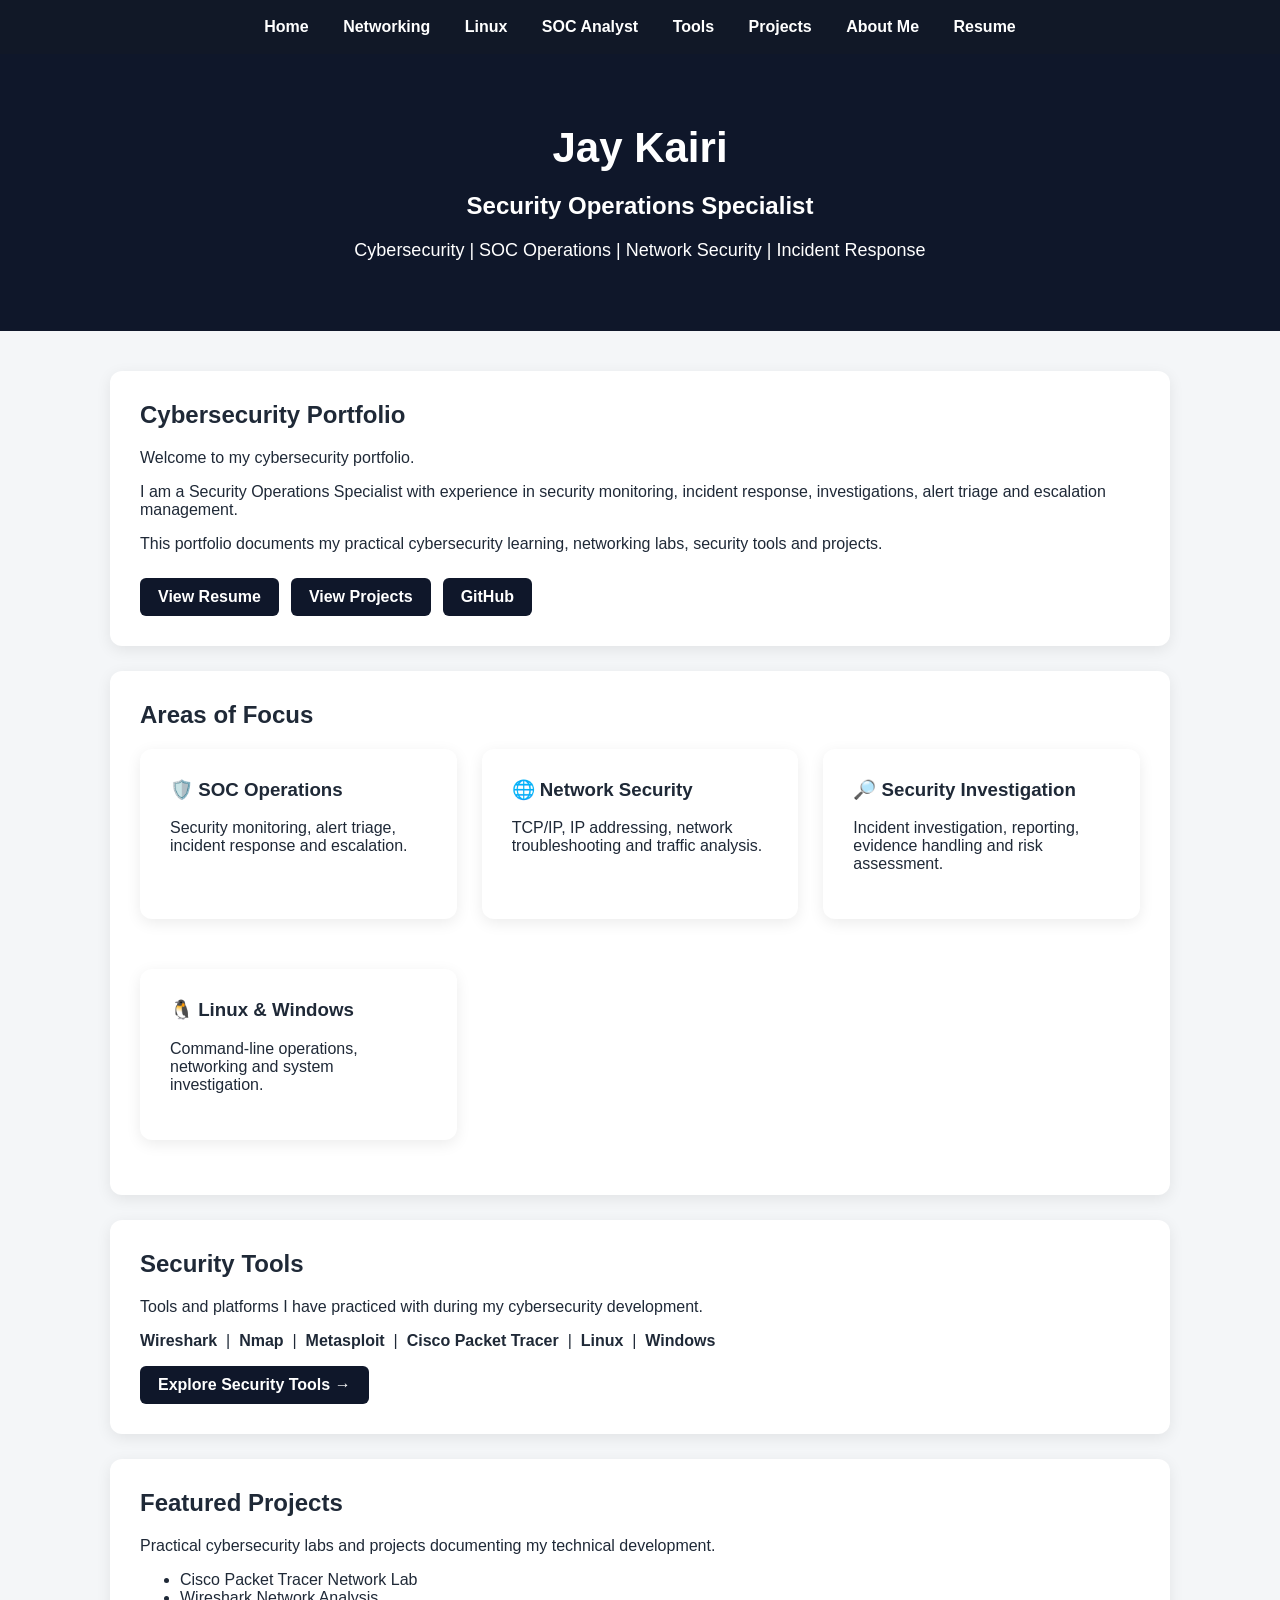
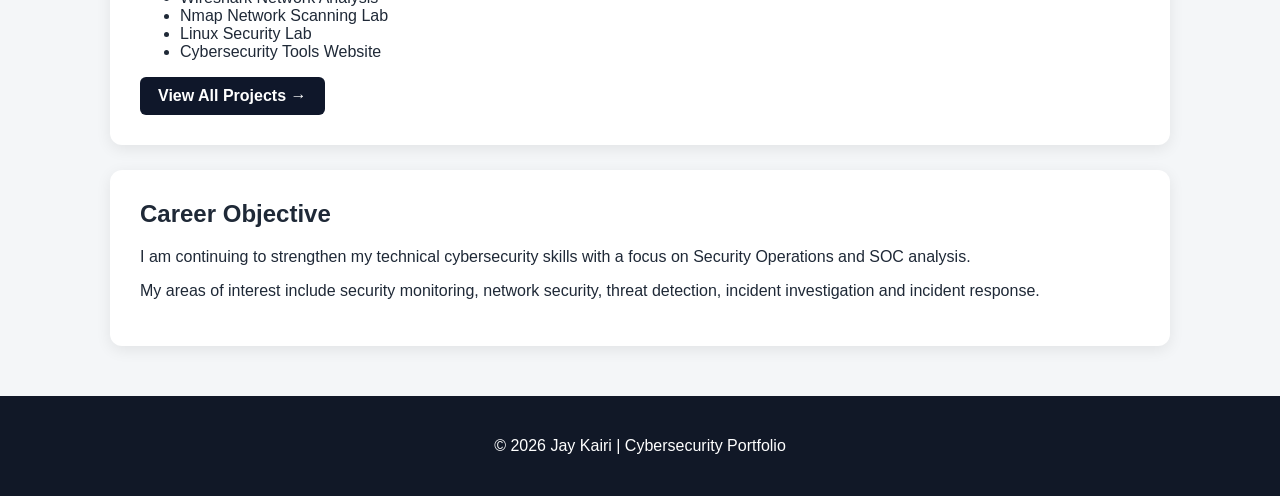
<file: index.html>
<!DOCTYPE html>
<html lang="en">

<head>
    <meta charset="UTF-8">
    <meta name="viewport" content="width=device-width, initial-scale=1.0">

    <title>Jay Kairi | Security Operations Specialist</title>

    <link rel="stylesheet" href="style.css">
</head>

<body>

    <!-- Navigation -->

    <nav>

        <a href="index.html">Home</a>
        <a href="networking.html">Networking</a>
        <a href="linux.html">Linux</a>
        <a href="SOC.html">SOC Analyst</a>
        <a href="tools.html">Tools</a>
        <a href="projects.html">Projects</a>
        <a href="about.html">About Me</a>
        <a href="resume.html">Resume</a>

    </nav>


    <!-- Hero Section -->

    <header>

        <h1>Jay Kairi</h1>

        <h2>Security Operations Specialist</h2>

        <p>
            Cybersecurity | SOC Operations | Network Security |
            Incident Response
        </p>

    </header>


    <main>


        <!-- INTRODUCTION -->

        <div class="card">

            <h2>Cybersecurity Portfolio</h2>

            <p>
                Welcome to my cybersecurity portfolio.
            </p>

            <p>
                I am a Security Operations Specialist with
                experience in security monitoring, incident
                response, investigations, alert triage and
                escalation management.
            </p>

            <p>
                This portfolio documents my practical
                cybersecurity learning, networking labs,
                security tools and projects.
            </p>


            <div class="hero-buttons">

                <a href="resume.html" class="button">
                    View Resume
                </a>

                <a href="projects.html" class="button">
                    View Projects
                </a>

                <a
                    href="https://github.com/analyst0555-cyber"
                    target="_blank"
                    class="button"
                >
                    GitHub
                </a>

            </div>

        </div>


        <!-- KEY AREAS -->

        <div class="card">

            <h2>Areas of Focus</h2>

            <div class="topics">


                <div class="card">

                    <h3>🛡️ SOC Operations</h3>

                    <p>
                        Security monitoring, alert triage,
                        incident response and escalation.
                    </p>

                </div>


                <div class="card">

                    <h3>🌐 Network Security</h3>

                    <p>
                        TCP/IP, IP addressing, network
                        troubleshooting and traffic analysis.
                    </p>

                </div>


                <div class="card">

                    <h3>🔎 Security Investigation</h3>

                    <p>
                        Incident investigation, reporting,
                        evidence handling and risk assessment.
                    </p>

                </div>


                <div class="card">

                    <h3>🐧 Linux & Windows</h3>

                    <p>
                        Command-line operations, networking
                        and system investigation.
                    </p>

                </div>


            </div>

        </div>


        <!-- TOOLS -->

        <div class="card">

            <h2>Security Tools</h2>

            <p>
                Tools and platforms I have practiced with
                during my cybersecurity development.
            </p>

            <p>

                <strong>
                    Wireshark
                </strong>
                &nbsp;|&nbsp;

                <strong>
                    Nmap
                </strong>
                &nbsp;|&nbsp;

                <strong>
                    Metasploit
                </strong>
                &nbsp;|&nbsp;

                <strong>
                    Cisco Packet Tracer
                </strong>
                &nbsp;|&nbsp;

                <strong>
                    Linux
                </strong>
                &nbsp;|&nbsp;

                <strong>
                    Windows
                </strong>

            </p>

            <a href="tools.html" class="button">
                Explore Security Tools →
            </a>

        </div>


        <!-- PROJECTS -->

        <div class="card">

            <h2>Featured Projects</h2>

            <p>
                Practical cybersecurity labs and projects
                documenting my technical development.
            </p>

            <ul>

                <li>
                    Cisco Packet Tracer Network Lab
                </li>

                <li>
                    Wireshark Network Analysis
                </li>

                <li>
                    Nmap Network Scanning Lab
                </li>

                <li>
                    Linux Security Lab
                </li>

                <li>
                    Cybersecurity Tools Website
                </li>

            </ul>

            <a href="projects.html" class="button">
                View All Projects →
            </a>

        </div>


        <!-- CAREER GOAL -->

        <div class="card">

            <h2>Career Objective</h2>

            <p>
                I am continuing to strengthen my technical
                cybersecurity skills with a focus on
                Security Operations and SOC analysis.
            </p>

            <p>
                My areas of interest include security monitoring,
                network security, threat detection, incident
                investigation and incident response.
            </p>

        </div>


    </main>


    <footer>

        <p>
            © 2026 Jay Kairi | Cybersecurity Portfolio
        </p>

    </footer>


</body>

</html>
</file>
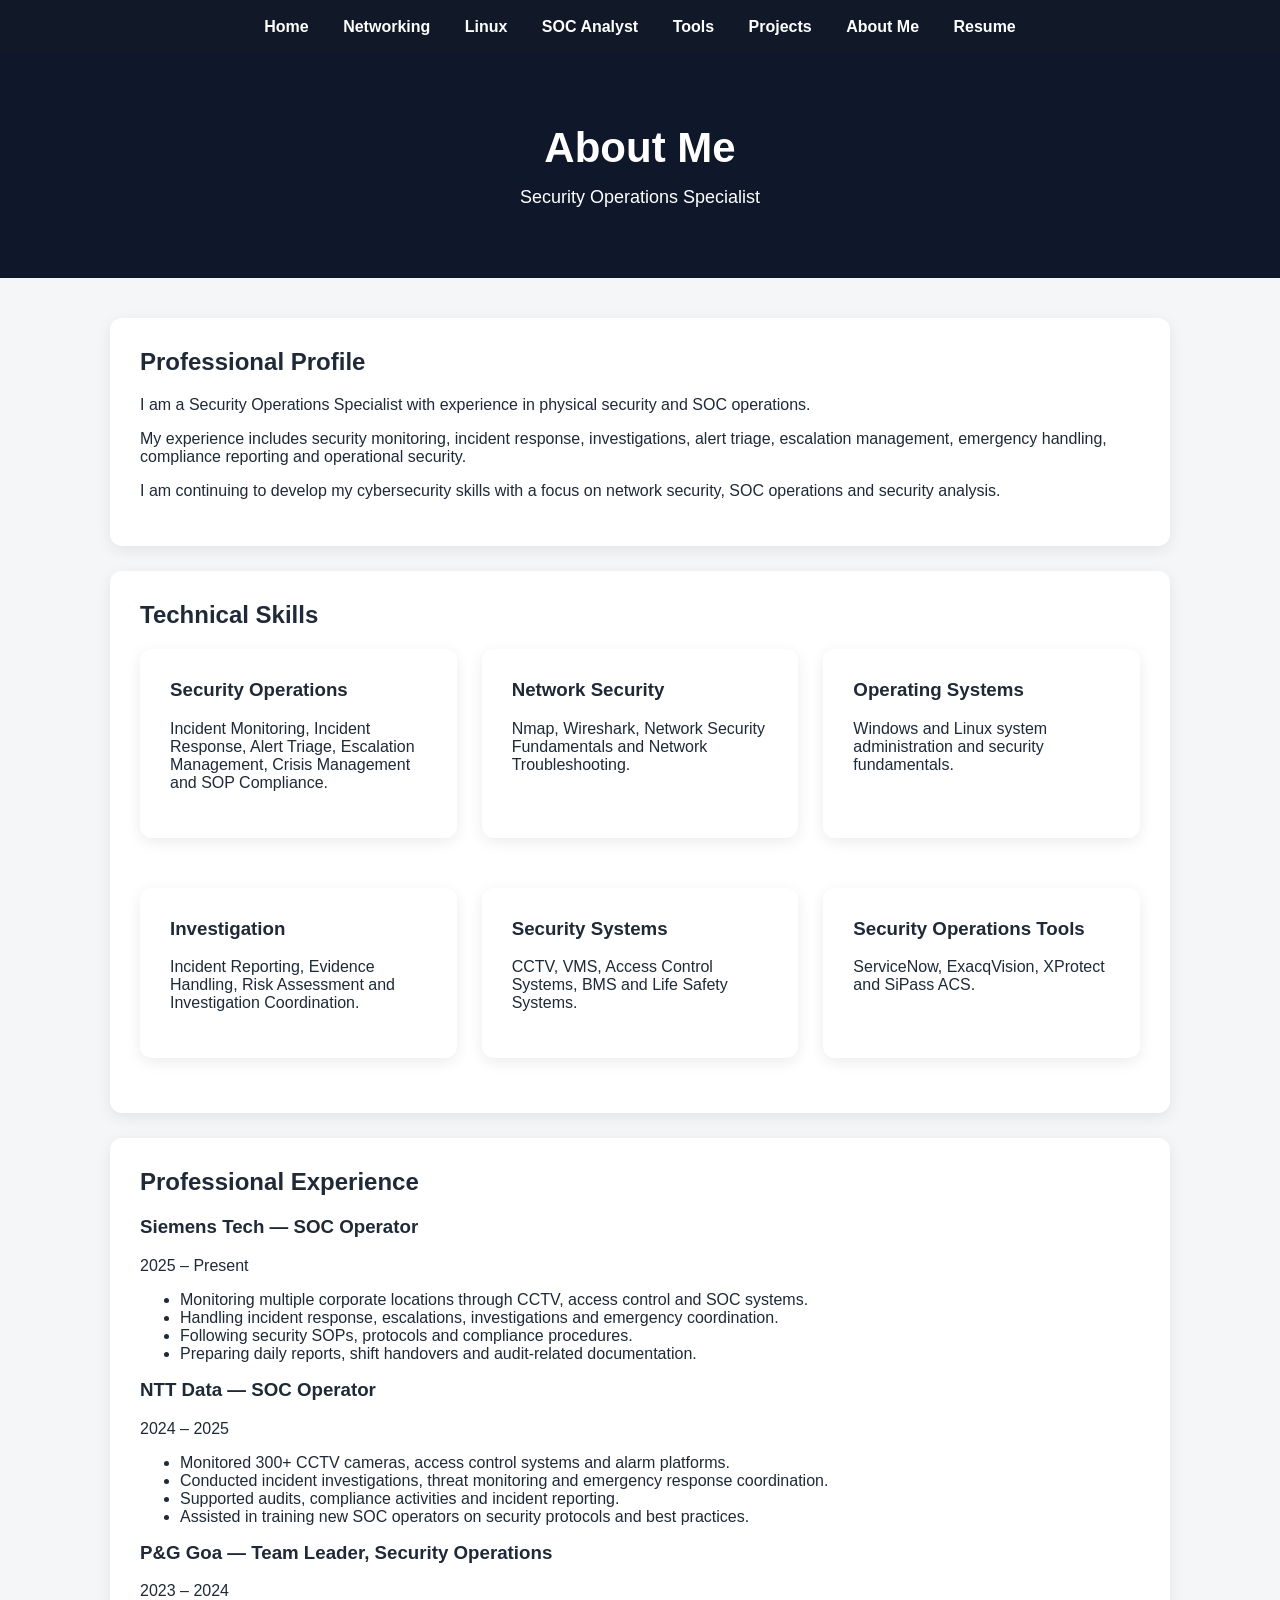
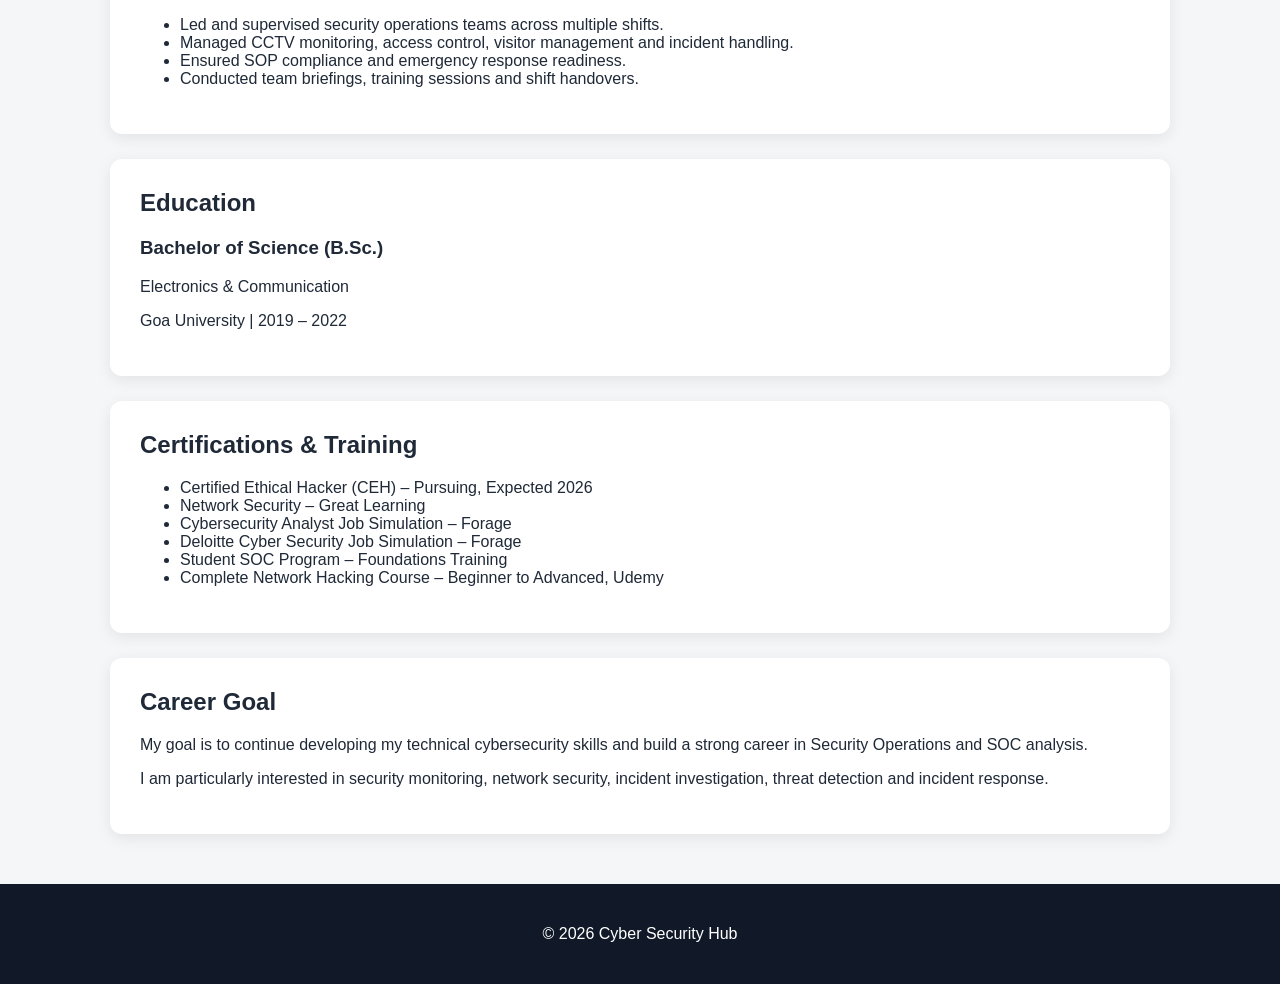
<file: about.html>
<!DOCTYPE html>
<html lang="en">

<head>
    <meta charset="UTF-8">
    <meta name="viewport" content="width=device-width, initial-scale=1.0">

    <title>About Me - Cyber Security Hub</title>

    <link rel="stylesheet" href="style.css">
</head>

<body>

    <nav>
        <a href="index.html">Home</a>
        <a href="networking.html">Networking</a>
        <a href="linux.html">Linux</a>
        <a href="soc.html">SOC Analyst</a>
        <a href="tools.html">Tools</a>
        <a href="projects.html">Projects</a>
        <a href="about.html">About Me</a>
        <a href="resume.html">Resume</a>
    </nav>


    <header>

        <h1>About Me</h1>

        <p>
            Security Operations Specialist
        </p>

    </header>


    <main>


        <!-- PROFESSIONAL PROFILE -->

        <div class="card">

            <h2>Professional Profile</h2>

            <p>
                I am a Security Operations Specialist with
                experience in physical security and SOC operations.
            </p>

            <p>
                My experience includes security monitoring,
                incident response, investigations, alert triage,
                escalation management, emergency handling,
                compliance reporting and operational security.
            </p>

            <p>
                I am continuing to develop my cybersecurity
                skills with a focus on network security,
                SOC operations and security analysis.
            </p>

        </div>


        <!-- TECHNICAL SKILLS -->

        <div class="card">

            <h2>Technical Skills</h2>

            <div class="topics">

                <div class="card">

                    <h3>Security Operations</h3>

                    <p>
                        Incident Monitoring,
                        Incident Response,
                        Alert Triage,
                        Escalation Management,
                        Crisis Management and SOP Compliance.
                    </p>

                </div>


                <div class="card">

                    <h3>Network Security</h3>

                    <p>
                        Nmap, Wireshark,
                        Network Security Fundamentals
                        and Network Troubleshooting.
                    </p>

                </div>


                <div class="card">

                    <h3>Operating Systems</h3>

                    <p>
                        Windows and Linux
                        system administration
                        and security fundamentals.
                    </p>

                </div>


                <div class="card">

                    <h3>Investigation</h3>

                    <p>
                        Incident Reporting,
                        Evidence Handling,
                        Risk Assessment and
                        Investigation Coordination.
                    </p>

                </div>


                <div class="card">

                    <h3>Security Systems</h3>

                    <p>
                        CCTV, VMS,
                        Access Control Systems,
                        BMS and Life Safety Systems.
                    </p>

                </div>


                <div class="card">

                    <h3>Security Operations Tools</h3>

                    <p>
                        ServiceNow,
                        ExacqVision,
                        XProtect and
                        SiPass ACS.
                    </p>

                </div>

            </div>

        </div>


        <!-- EXPERIENCE -->

        <div class="card">

            <h2>Professional Experience</h2>


            <h3>Siemens Tech — SOC Operator</h3>

            <p>
                2025 – Present
            </p>

            <ul>

                <li>
                    Monitoring multiple corporate locations
                    through CCTV, access control and SOC systems.
                </li>

                <li>
                    Handling incident response, escalations,
                    investigations and emergency coordination.
                </li>

                <li>
                    Following security SOPs, protocols and
                    compliance procedures.
                </li>

                <li>
                    Preparing daily reports, shift handovers
                    and audit-related documentation.
                </li>

            </ul>


            <h3>NTT Data — SOC Operator</h3>

            <p>
                2024 – 2025
            </p>

            <ul>

                <li>
                    Monitored 300+ CCTV cameras,
                    access control systems and alarm platforms.
                </li>

                <li>
                    Conducted incident investigations,
                    threat monitoring and emergency response coordination.
                </li>

                <li>
                    Supported audits, compliance activities
                    and incident reporting.
                </li>

                <li>
                    Assisted in training new SOC operators
                    on security protocols and best practices.
                </li>

            </ul>


            <h3>P&G Goa — Team Leader, Security Operations</h3>

            <p>
                2023 – 2024
            </p>

            <ul>

                <li>
                    Led and supervised security operations teams
                    across multiple shifts.
                </li>

                <li>
                    Managed CCTV monitoring, access control,
                    visitor management and incident handling.
                </li>

                <li>
                    Ensured SOP compliance and emergency
                    response readiness.
                </li>

                <li>
                    Conducted team briefings, training sessions
                    and shift handovers.
                </li>

            </ul>

        </div>


        <!-- EDUCATION -->

        <div class="card">

            <h2>Education</h2>

            <h3>Bachelor of Science (B.Sc.)</h3>

            <p>
                Electronics & Communication
            </p>

            <p>
                Goa University | 2019 – 2022
            </p>

        </div>


        <!-- CERTIFICATIONS -->

        <div class="card">

            <h2>Certifications & Training</h2>

            <ul>

                <li>
                    Certified Ethical Hacker (CEH) –
                    Pursuing, Expected 2026
                </li>

                <li>
                    Network Security –
                    Great Learning
                </li>

                <li>
                    Cybersecurity Analyst Job Simulation –
                    Forage
                </li>

                <li>
                    Deloitte Cyber Security Job Simulation –
                    Forage
                </li>

                <li>
                    Student SOC Program –
                    Foundations Training
                </li>

                <li>
                    Complete Network Hacking Course –
                    Beginner to Advanced, Udemy
                </li>

            </ul>

        </div>


        <!-- CAREER GOAL -->

        <div class="card">

            <h2>Career Goal</h2>

            <p>
                My goal is to continue developing my technical
                cybersecurity skills and build a strong career
                in Security Operations and SOC analysis.
            </p>

            <p>
                I am particularly interested in security monitoring,
                network security, incident investigation,
                threat detection and incident response.
            </p>

        </div>


    </main>


    <footer>

        <p>
            © 2026 Cyber Security Hub
        </p>

    </footer>


</body>

</html>
</file>
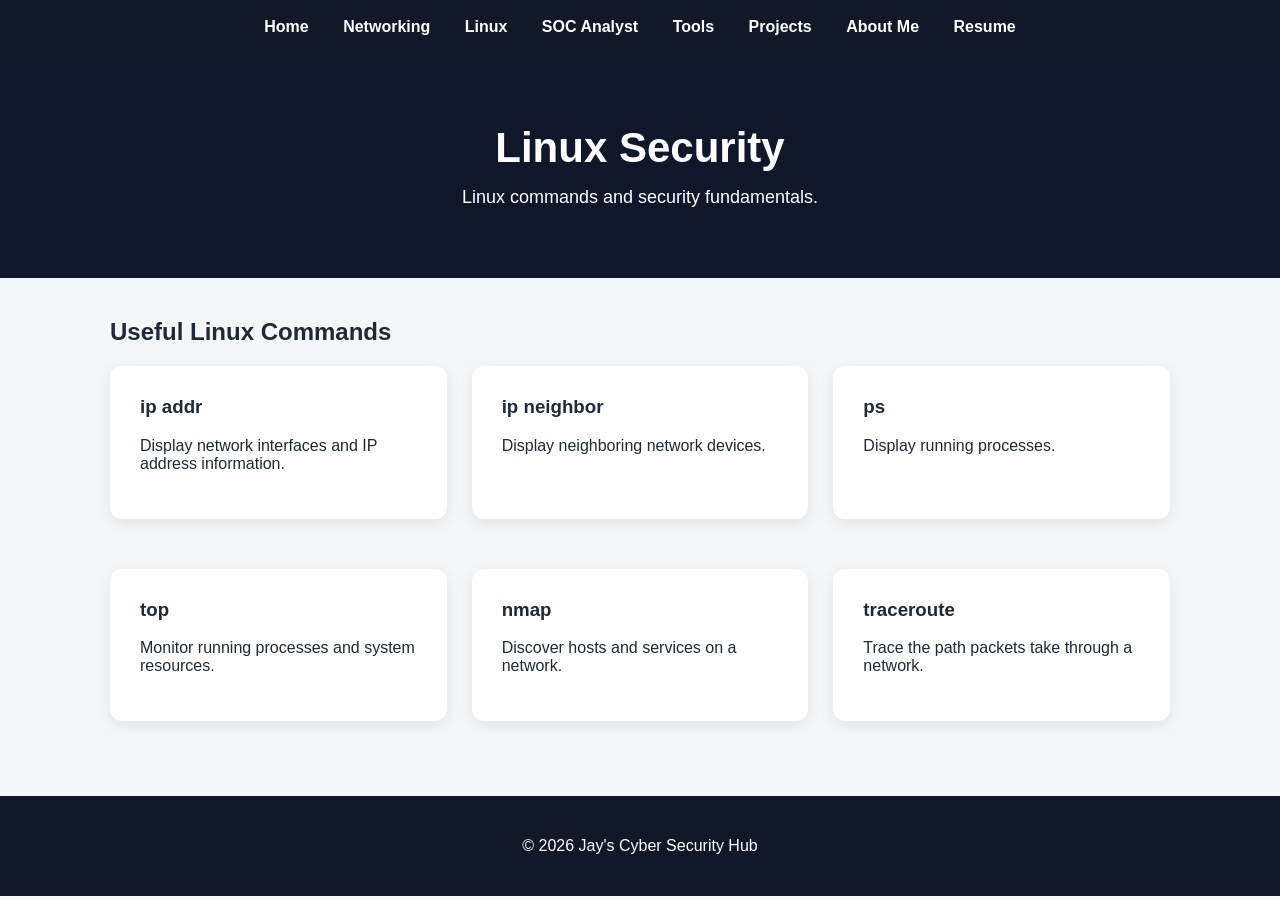
<file: linux.html>
<!DOCTYPE html>
<html lang="en">

<head>
    <meta charset="UTF-8">
    <meta name="viewport" content="width=device-width, initial-scale=1.0">

    <title>Linux - Cyber Security Hub</title>

    <link rel="stylesheet" href="style.css">
</head>

<body>

    <nav>
        <a href="index.html">Home</a>
        <a href="networking.html">Networking</a>
        <a href="linux.html">Linux</a>
        <a href="soc.html">SOC Analyst</a>
        <a href="tools.html">Tools</a>
        <a href="projects.html">Projects</a>
        <a href="about.html">About Me</a>
        <a href="resume.html">Resume</a>
    </nav>


    <header>
        <h1>Linux Security</h1>
        <p>Linux commands and security fundamentals.</p>
    </header>


    <main>

        <h2>Useful Linux Commands</h2>

        <div class="topics">

            <div class="card">
                <h3>ip addr</h3>
                <p>
                    Display network interfaces and IP address information.
                </p>
            </div>

            <div class="card">
                <h3>ip neighbor</h3>
                <p>
                    Display neighboring network devices.
                </p>
            </div>

            <div class="card">
                <h3>ps</h3>
                <p>
                    Display running processes.
                </p>
            </div>

            <div class="card">
                <h3>top</h3>
                <p>
                    Monitor running processes and system resources.
                </p>
            </div>

            <div class="card">
                <h3>nmap</h3>
                <p>
                    Discover hosts and services on a network.
                </p>
            </div>

            <div class="card">
                <h3>traceroute</h3>
                <p>
                    Trace the path packets take through a network.
                </p>
            </div>

        </div>

    </main>


    <footer>
        <p>© 2026 Jay's Cyber Security Hub</p>
    </footer>

</body>

</html>
</file>
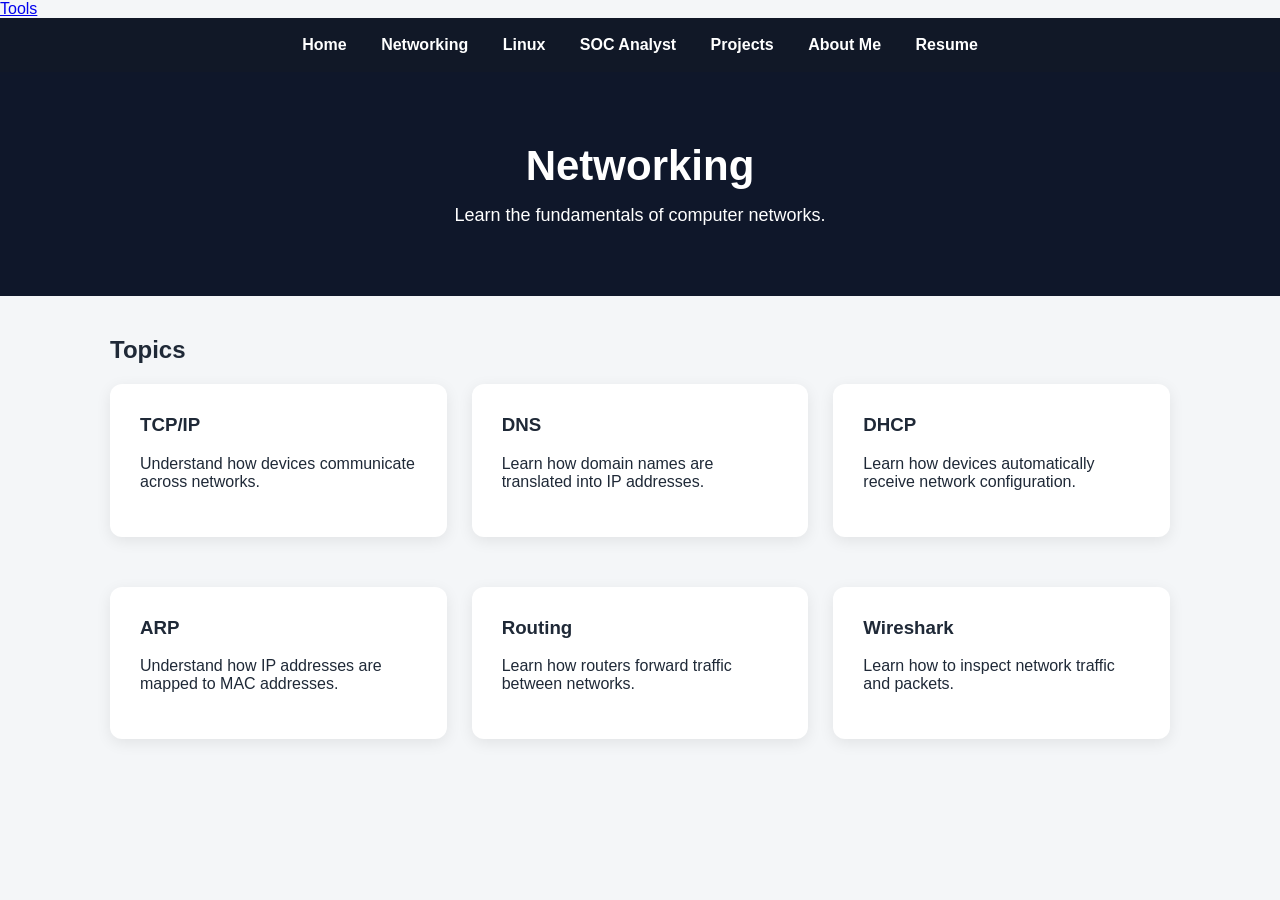
<file: networking.html>
<!DOCTYPE html>
<html>

<head>
    <title>Networking - Cyber Security Hub</title>
    <link rel="stylesheet" href="style.css">
</head>

<body>

<a href="tools.html">Tools</a>

<nav>
    <a href="index.html">Home</a>
    <a href="networking.html">Networking</a>
    <a href="linux.html">Linux</a>
    <a href="soc.html">SOC Analyst</a>
    <a href="projects.html">Projects</a>
    <a href="about.html">About Me</a>
    <a href="resume.html">Resume</a>
</nav>

<header>
    <h1>Networking</h1>
    <p>Learn the fundamentals of computer networks.</p>
</header>

<main>

    <h2>Topics</h2>

    <div class="topics">

        <div class="card">
            <h3>TCP/IP</h3>
            <p>Understand how devices communicate across networks.</p>
        </div>

        <div class="card">
            <h3>DNS</h3>
            <p>Learn how domain names are translated into IP addresses.</p>
        </div>

        <div class="card">
            <h3>DHCP</h3>
            <p>Learn how devices automatically receive network configuration.</p>
        </div>

        <div class="card">
            <h3>ARP</h3>
            <p>Understand how IP addresses are mapped to MAC addresses.</p>
        </div>

        <div class="card">
            <h3>Routing</h3>
            <p>Learn how routers forward traffic between networks.</p>
        </div>

        <div class="card">
            <h3>Wireshark</h3>
            <p>Learn how to inspect network traffic and packets.</p>
        </div>

    </div>

</main>

</body>
</html>
</file>
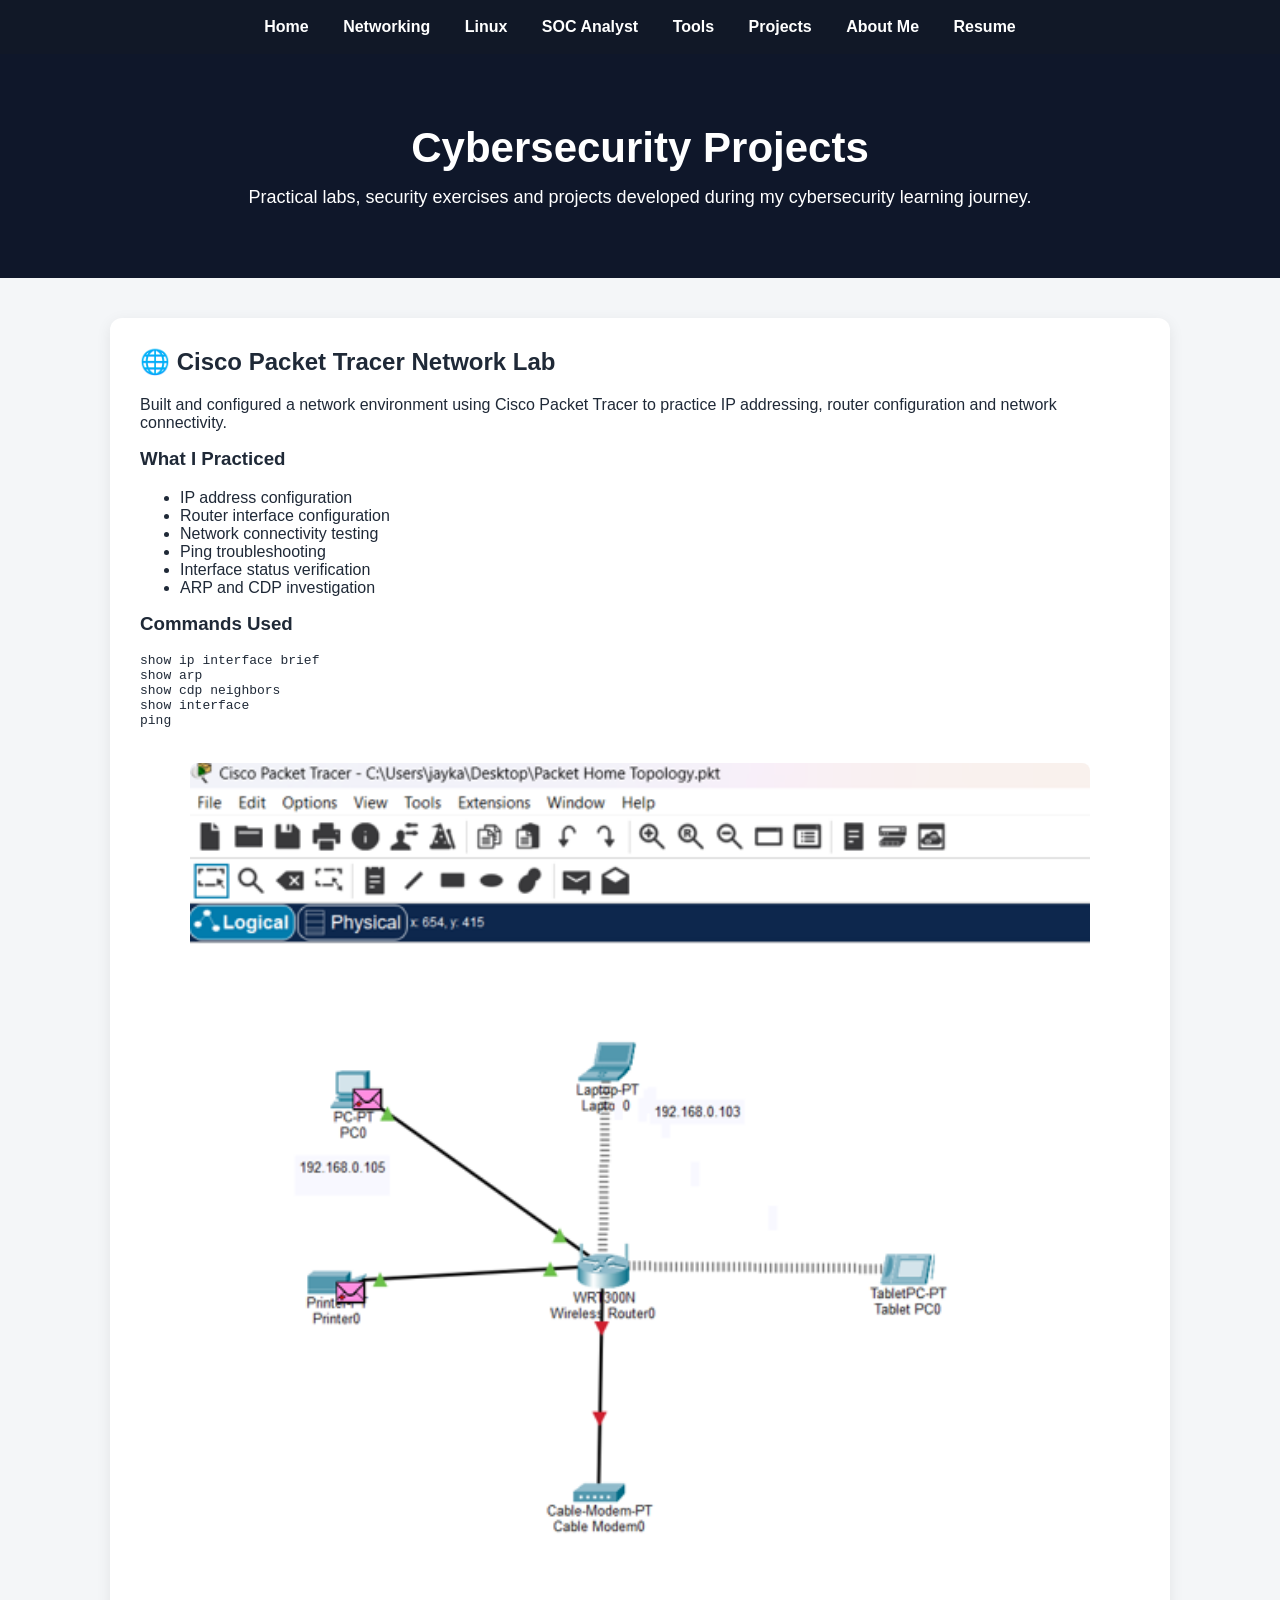
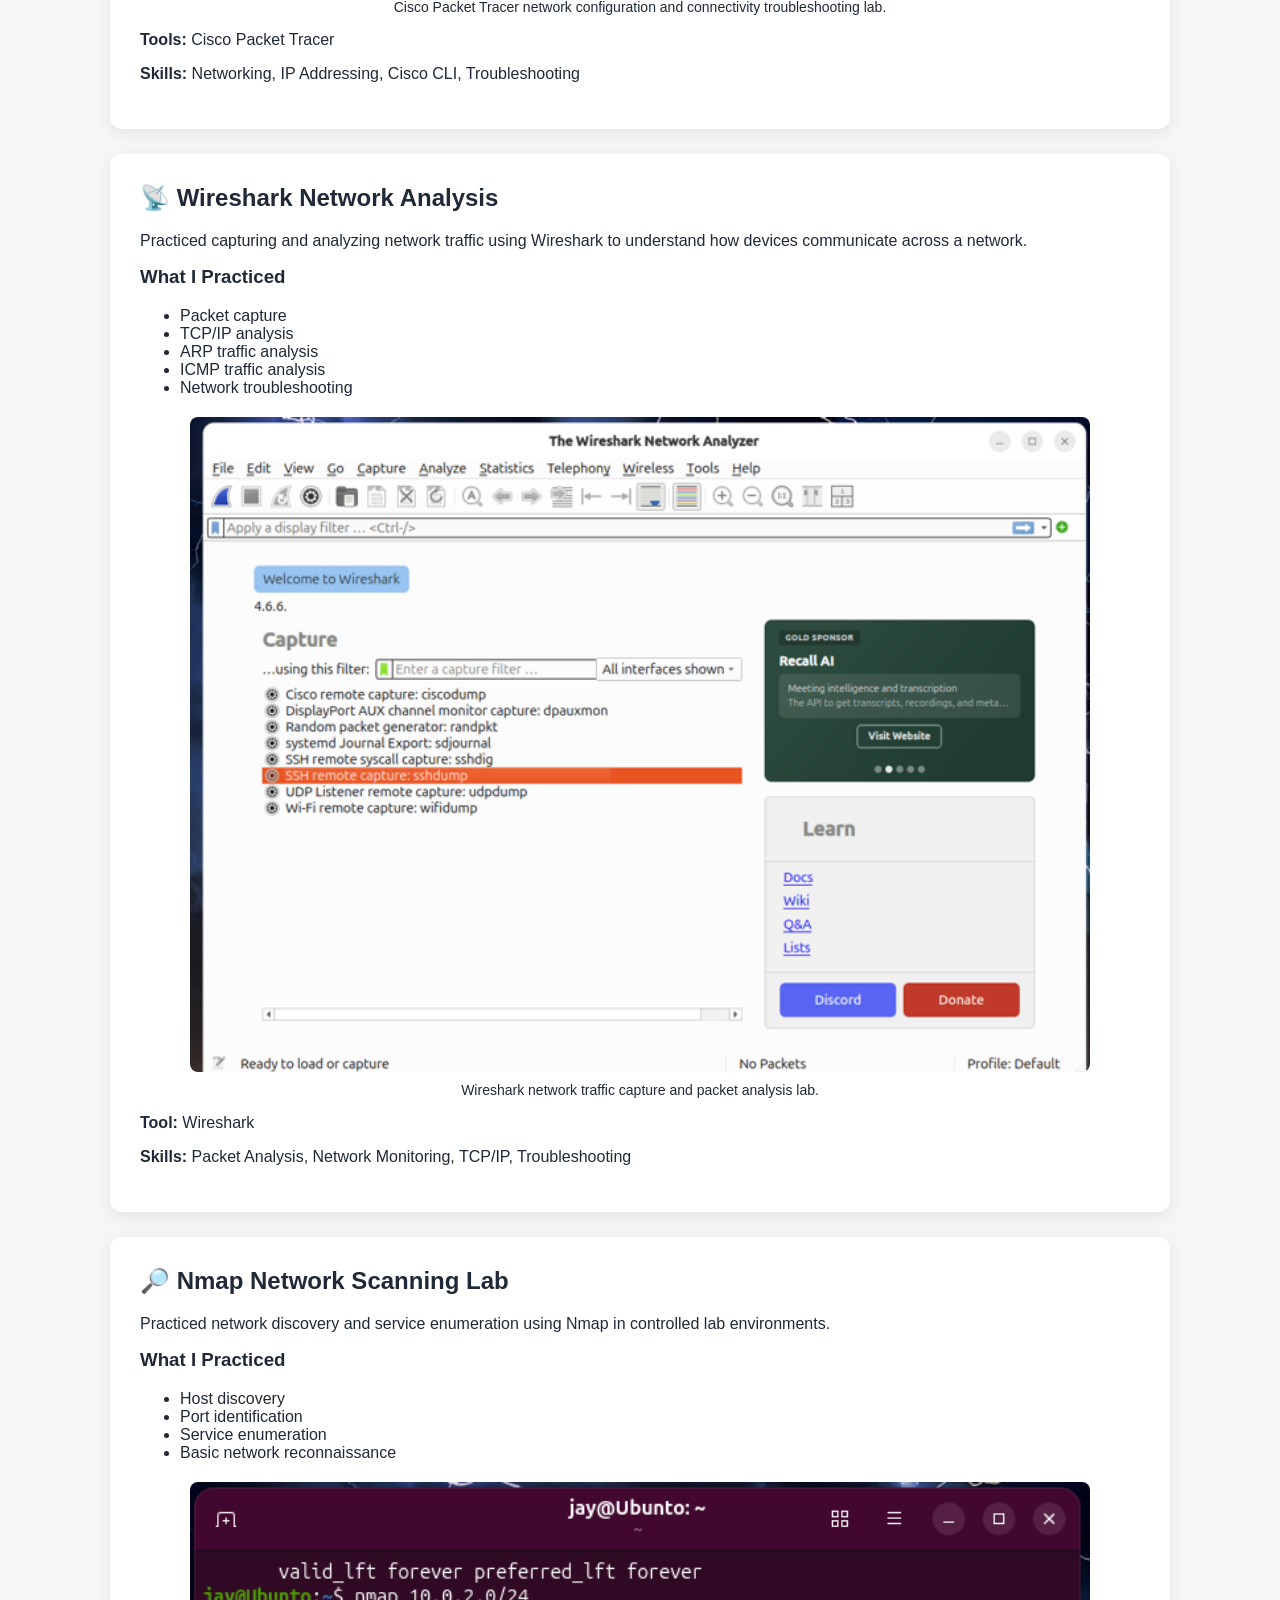
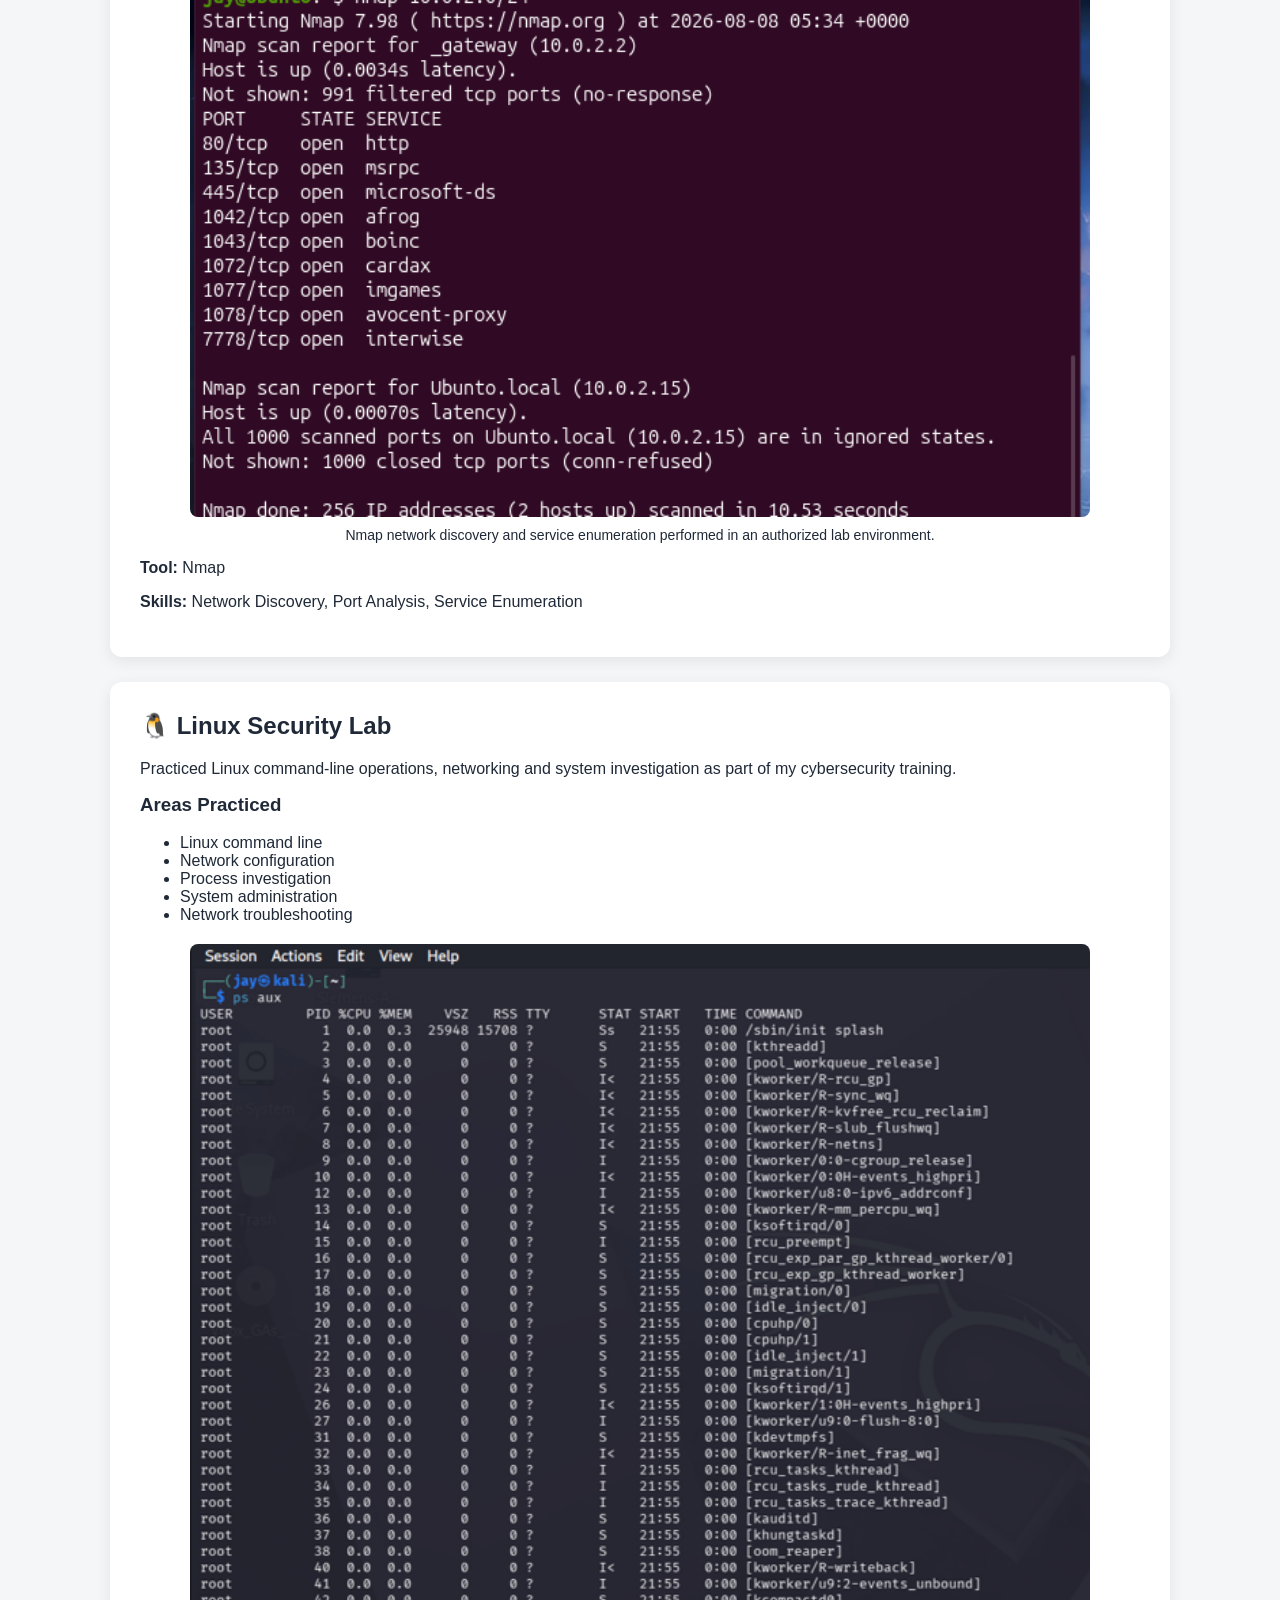
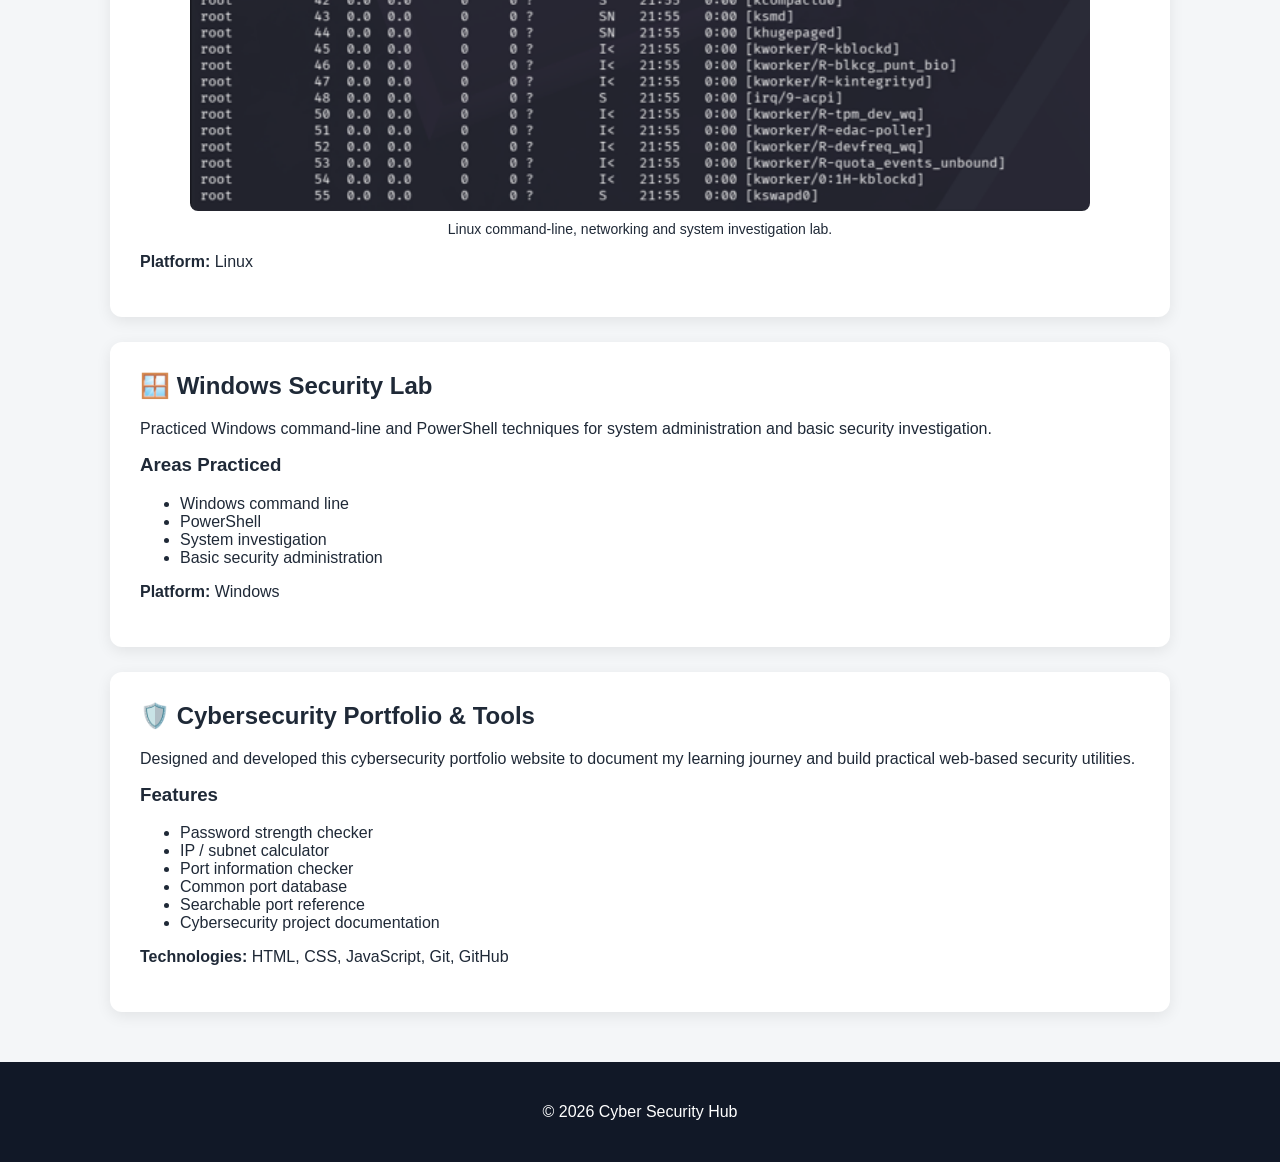
<file: projects.html>
<!DOCTYPE html>
<html lang="en">

<head>
    <meta charset="UTF-8">
    <meta name="viewport" content="width=device-width, initial-scale=1.0">

    <title>Projects - Cyber Security Hub</title>

    <link rel="stylesheet" href="style.css">
</head>

<body>

    <nav>
        <a href="index.html">Home</a>
        <a href="networking.html">Networking</a>
        <a href="linux.html">Linux</a>
        <a href="SOC.html">SOC Analyst</a>
        <a href="tools.html">Tools</a>
        <a href="projects.html">Projects</a>
        <a href="about.html">About Me</a>
        <a href="resume.html">Resume</a>
    </nav>


    <header>

        <h1>Cybersecurity Projects</h1>

        <p>
            Practical labs, security exercises and projects
            developed during my cybersecurity learning journey.
        </p>

    </header>


    <main>


        <!-- CISCO PACKET TRACER -->

        <div class="card">

    <h2>🌐 Cisco Packet Tracer Network Lab</h2>

    <p>
        Built and configured a network environment using
        Cisco Packet Tracer to practice IP addressing,
        router configuration and network connectivity.
    </p>

    <h3>What I Practiced</h3>

    <ul>
        <li>IP address configuration</li>
        <li>Router interface configuration</li>
        <li>Network connectivity testing</li>
        <li>Ping troubleshooting</li>
        <li>Interface status verification</li>
        <li>ARP and CDP investigation</li>
    </ul>

    <h3>Commands Used</h3>

    <pre>
show ip interface brief
show arp
show cdp neighbors
show interface
ping
    </pre>


    <!-- PUT THE IMAGE HERE -->

    <div class="project-image">

        <img
            src="images/cisco-packet-tracer.png"
            alt="Cisco Packet Tracer network configuration lab"
        >

        <p>
            Cisco Packet Tracer network configuration and
            connectivity troubleshooting lab.
        </p>

    </div>


    <p>
        <strong>Tools:</strong>
        Cisco Packet Tracer
    </p>

    <p>
        <strong>Skills:</strong>
        Networking, IP Addressing, Cisco CLI,
        Troubleshooting
    </p>

</div>


        <!-- WIRESHARK -->

        <div class="card">

            <h2>📡 Wireshark Network Analysis</h2>

            <p>
                Practiced capturing and analyzing network traffic
                using Wireshark to understand how devices communicate
                across a network.
            </p>

            <h3>What I Practiced</h3>

            <ul>
                <li>Packet capture</li>
                <li>TCP/IP analysis</li>
                <li>ARP traffic analysis</li>
                <li>ICMP traffic analysis</li>
                <li>Network troubleshooting</li>
            </ul>

            <div class="project-image">

    <img
        src="images/wireshark.png"
        alt="Wireshark network packet analysis"
    >

    <p>
        Wireshark network traffic capture and packet analysis lab.
    </p>

</div>

            <p>
                <strong>Tool:</strong>
                Wireshark
            </p>

            <p>
                <strong>Skills:</strong>
                Packet Analysis, Network Monitoring,
                TCP/IP, Troubleshooting
            </p>

        </div>


        <!-- NMAP -->

        <div class="card">

            <h2>🔎 Nmap Network Scanning Lab</h2>

            <p>
                Practiced network discovery and service enumeration
                using Nmap in controlled lab environments.
            </p>

            <h3>What I Practiced</h3>

            <ul>
                <li>Host discovery</li>
                <li>Port identification</li>
                <li>Service enumeration</li>
                <li>Basic network reconnaissance</li>
            </ul>

            <div class="project-image">

    <img
        src="images/nmap.png"
        alt="Nmap network scanning lab"
    >

    <p>
        Nmap network discovery and service enumeration
        performed in an authorized lab environment.
    </p>

</div>

            <p>
                <strong>Tool:</strong>
                Nmap
            </p>

            <p>
                <strong>Skills:</strong>
                Network Discovery, Port Analysis,
                Service Enumeration
            </p>

        </div>


        <!-- LINUX -->

        <div class="card">

            <h2>🐧 Linux Security Lab</h2>

            <p>
                Practiced Linux command-line operations,
                networking and system investigation as part
                of my cybersecurity training.
            </p>

            <h3>Areas Practiced</h3>

            <ul>
                <li>Linux command line</li>
                <li>Network configuration</li>
                <li>Process investigation</li>
                <li>System administration</li>
                <li>Network troubleshooting</li>
            </ul>

            <div class="project-image">

    <img
        src="images/linux.png"
        alt="Linux cybersecurity lab"
    >

    <p>
        Linux command-line, networking and
        system investigation lab.
    </p>

</div>

            <p>
                <strong>Platform:</strong>
                Linux
            </p>

        </div>


        <!-- WINDOWS -->

        <div class="card">

            <h2>🪟 Windows Security Lab</h2>

            <p>
                Practiced Windows command-line and PowerShell
                techniques for system administration and
                basic security investigation.
            </p>

            <h3>Areas Practiced</h3>

            <ul>
                <li>Windows command line</li>
                <li>PowerShell</li>
                <li>System investigation</li>
                <li>Basic security administration</li>
            </ul>

            <p>
                <strong>Platform:</strong>
                Windows
            </p>

        </div>


        <!-- WEBSITE -->

        <div class="card">

            <h2>🛡️ Cybersecurity Portfolio & Tools</h2>

            <p>
                Designed and developed this cybersecurity portfolio
                website to document my learning journey and build
                practical web-based security utilities.
            </p>

            <h3>Features</h3>

            <ul>
                <li>Password strength checker</li>
                <li>IP / subnet calculator</li>
                <li>Port information checker</li>
                <li>Common port database</li>
                <li>Searchable port reference</li>
                <li>Cybersecurity project documentation</li>
            </ul>

            <p>
                <strong>Technologies:</strong>
                HTML, CSS, JavaScript, Git, GitHub
            </p>

        </div>


    </main>


    <footer>

        <p>
            © 2026 Cyber Security Hub
        </p>

    </footer>


</body>

</html>
</file>
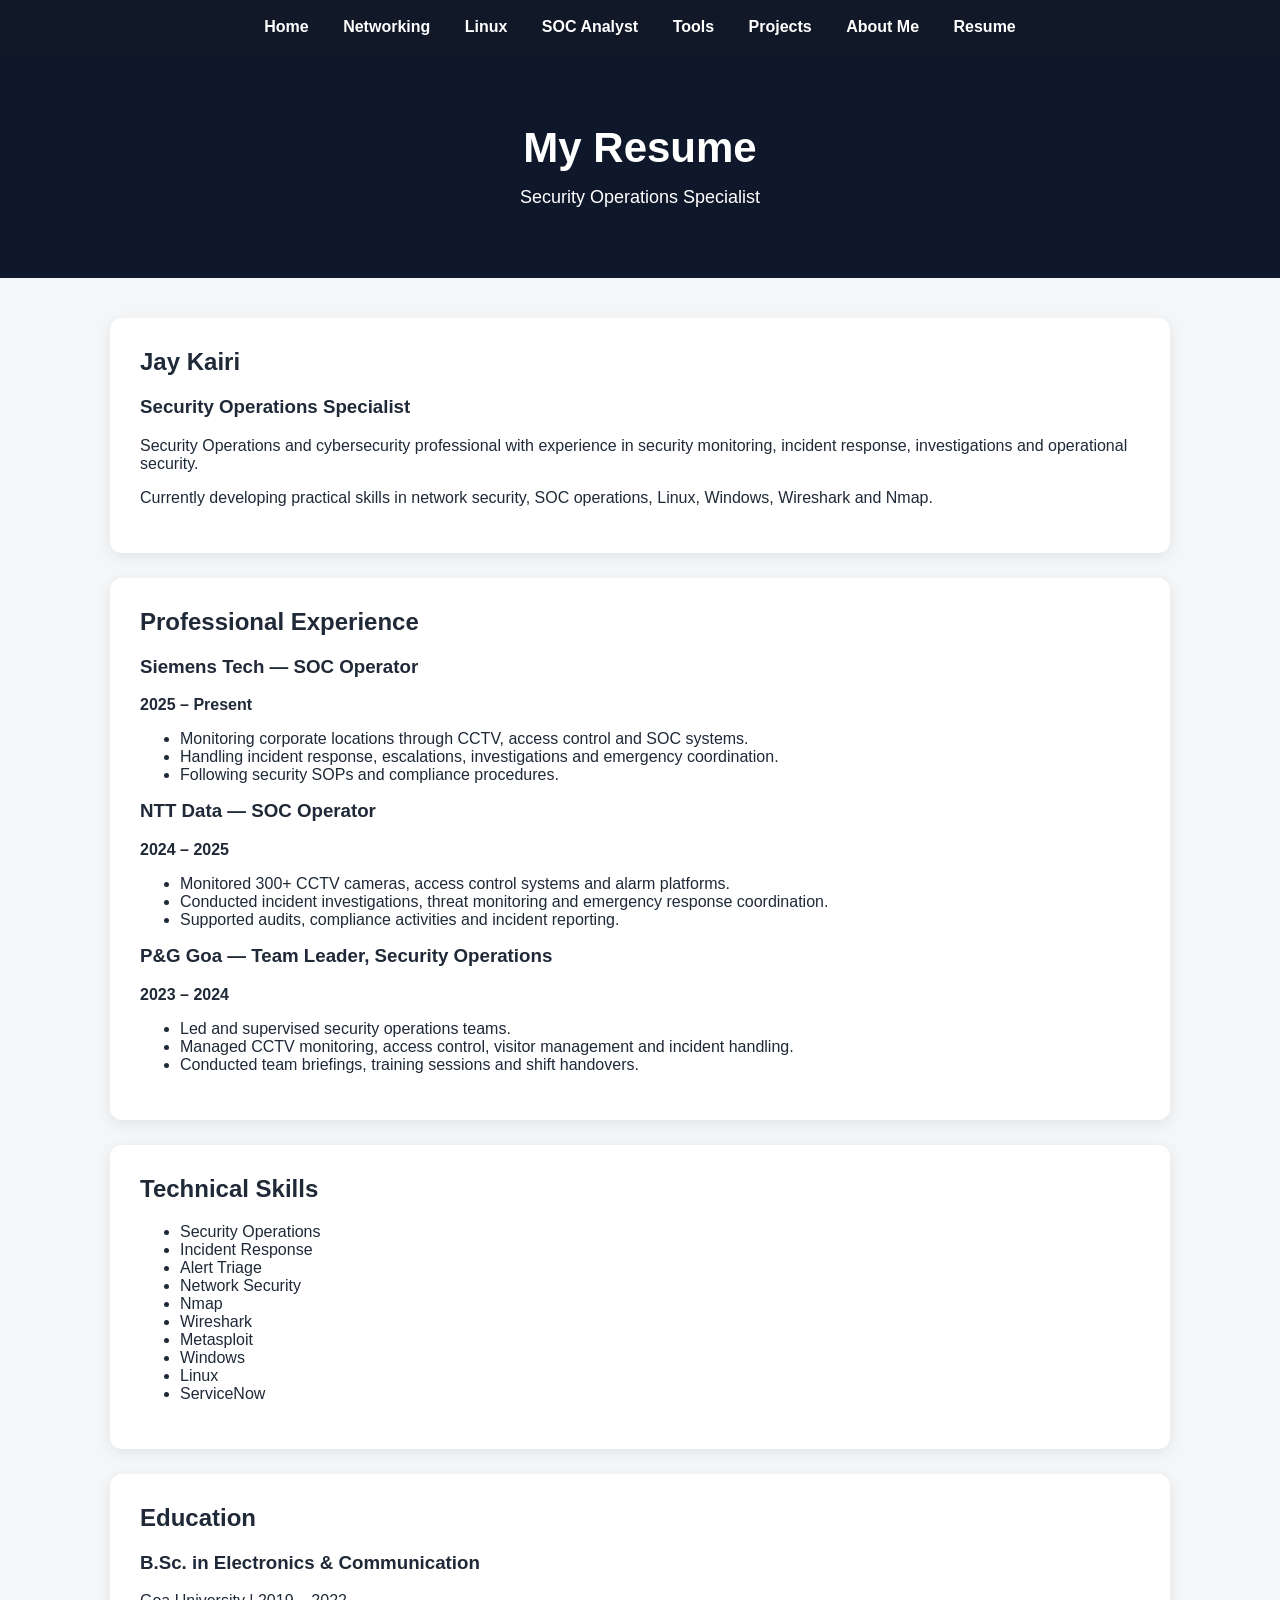
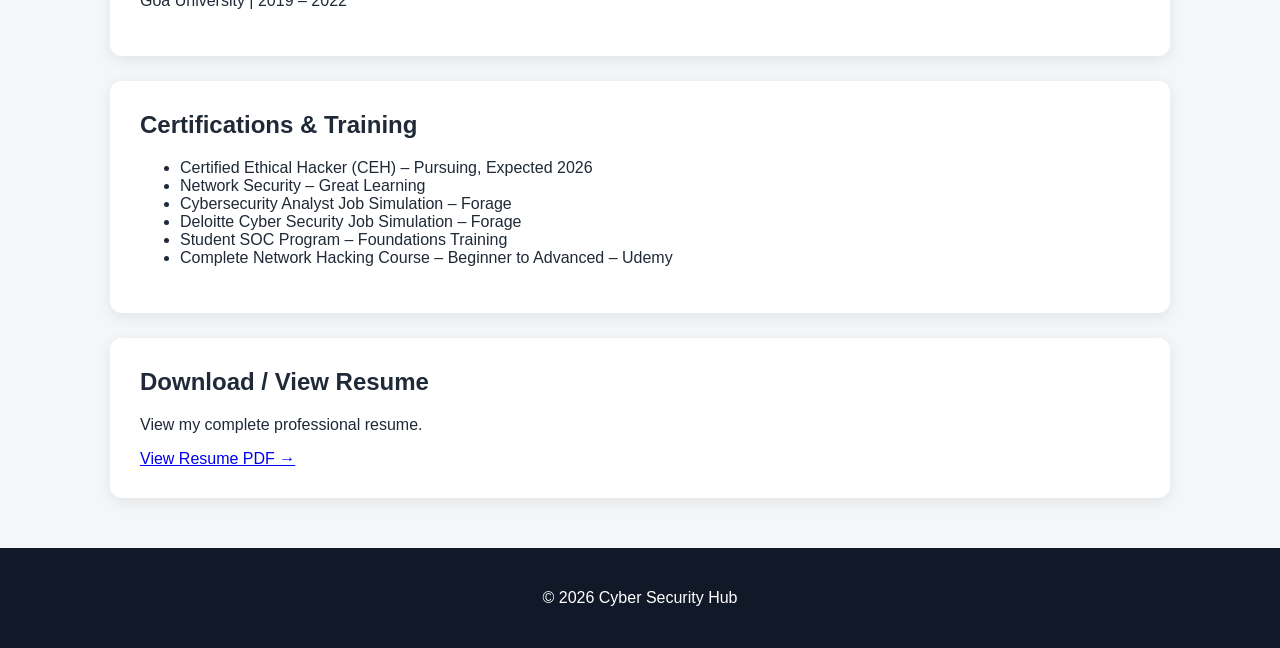
<file: resume.html>
<!DOCTYPE html>
<html lang="en">

<head>
    <meta charset="UTF-8">
    <meta name="viewport" content="width=device-width, initial-scale=1.0">

    <title>Resume - Cyber Security Hub</title>

    <link rel="stylesheet" href="style.css">
</head>

<body>

    <nav>
        <a href="index.html">Home</a>
        <a href="networking.html">Networking</a>
        <a href="linux.html">Linux</a>
        <a href="soc.html">SOC Analyst</a>
        <a href="tools.html">Tools</a>
        <a href="projects.html">Projects</a>
        <a href="about.html">About Me</a>
        <a href="resume.html">Resume</a>
    </nav>


    <header>

        <h1>My Resume</h1>

        <p>
            Security Operations Specialist
        </p>

    </header>


    <main>

        <div class="card">

            <h2>Jay Kairi</h2>

            <h3>Security Operations Specialist</h3>

            <p>
                Security Operations and cybersecurity professional
                with experience in security monitoring, incident
                response, investigations and operational security.
            </p>

            <p>
                Currently developing practical skills in network
                security, SOC operations, Linux, Windows,
                Wireshark and Nmap.
            </p>

        </div>


        <div class="card">

            <h2>Professional Experience</h2>

            <h3>Siemens Tech — SOC Operator</h3>

            <p><strong>2025 – Present</strong></p>

            <ul>
                <li>
                    Monitoring corporate locations through CCTV,
                    access control and SOC systems.
                </li>

                <li>
                    Handling incident response, escalations,
                    investigations and emergency coordination.
                </li>

                <li>
                    Following security SOPs and compliance procedures.
                </li>
            </ul>


            <h3>NTT Data — SOC Operator</h3>

            <p><strong>2024 – 2025</strong></p>

            <ul>
                <li>
                    Monitored 300+ CCTV cameras, access control
                    systems and alarm platforms.
                </li>

                <li>
                    Conducted incident investigations,
                    threat monitoring and emergency response coordination.
                </li>

                <li>
                    Supported audits, compliance activities
                    and incident reporting.
                </li>
            </ul>


            <h3>P&G Goa — Team Leader, Security Operations</h3>

            <p><strong>2023 – 2024</strong></p>

            <ul>
                <li>
                    Led and supervised security operations teams.
                </li>

                <li>
                    Managed CCTV monitoring, access control,
                    visitor management and incident handling.
                </li>

                <li>
                    Conducted team briefings, training sessions
                    and shift handovers.
                </li>
            </ul>

        </div>


        <div class="card">

            <h2>Technical Skills</h2>

            <ul>
                <li>Security Operations</li>
                <li>Incident Response</li>
                <li>Alert Triage</li>
                <li>Network Security</li>
                <li>Nmap</li>
                <li>Wireshark</li>
                <li>Metasploit</li>
                <li>Windows</li>
                <li>Linux</li>
                <li>ServiceNow</li>
            </ul>

        </div>


        <div class="card">

            <h2>Education</h2>

            <h3>B.Sc. in Electronics & Communication</h3>

            <p>
                Goa University | 2019 – 2022
            </p>

        </div>


        <div class="card">

            <h2>Certifications & Training</h2>

            <ul>

                <li>
                    Certified Ethical Hacker (CEH) –
                    Pursuing, Expected 2026
                </li>

                <li>
                    Network Security – Great Learning
                </li>

                <li>
                    Cybersecurity Analyst Job Simulation – Forage
                </li>

                <li>
                    Deloitte Cyber Security Job Simulation – Forage
                </li>

                <li>
                    Student SOC Program – Foundations Training
                </li>

                <li>
                    Complete Network Hacking Course –
                    Beginner to Advanced – Udemy
                </li>

            </ul>

        </div>


        <div class="card">

            <h2>Download / View Resume</h2>

            <p>
                View my complete professional resume.
            </p>

            <a href="resume.pdf" target="_blank">
    View Resume PDF →
    
            </a>

        </div>

    </main>


    <footer>

        <p>
            © 2026 Cyber Security Hub
        </p>

    </footer>

</body>

</html>
</file>
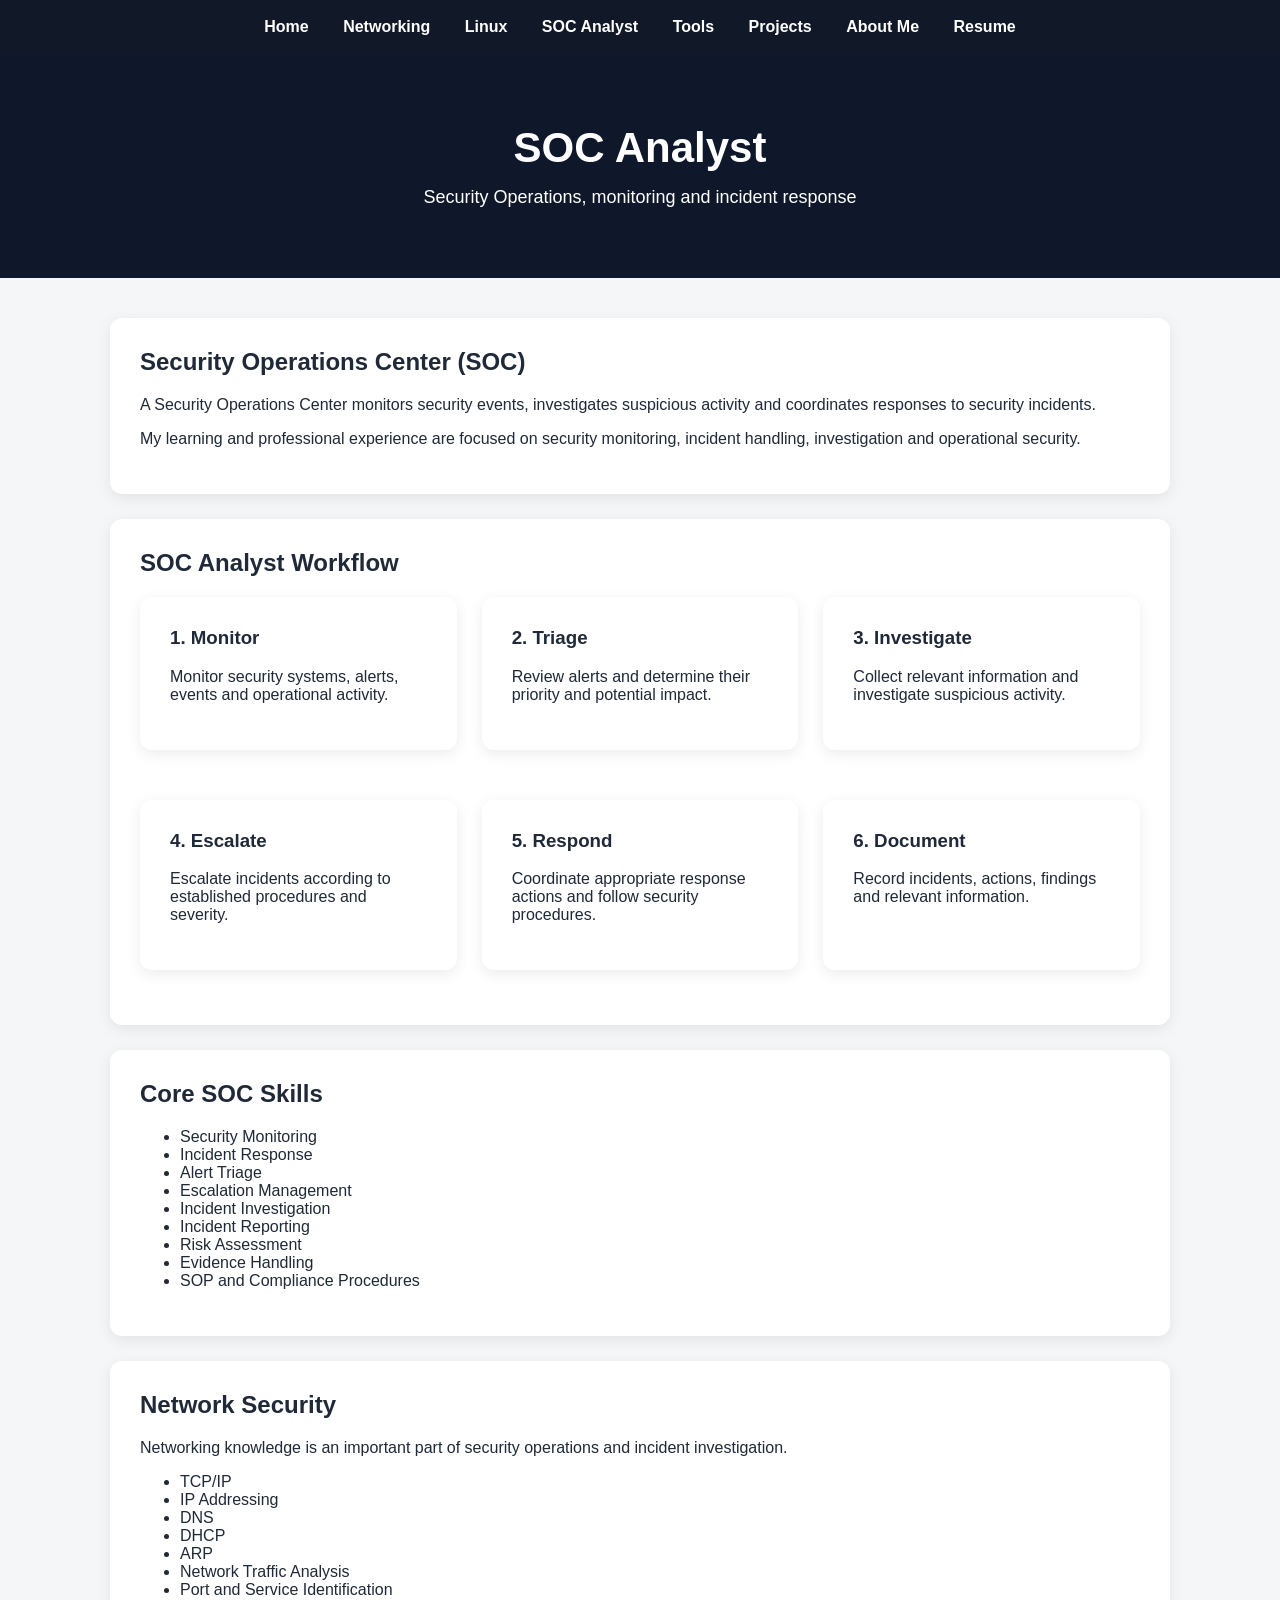
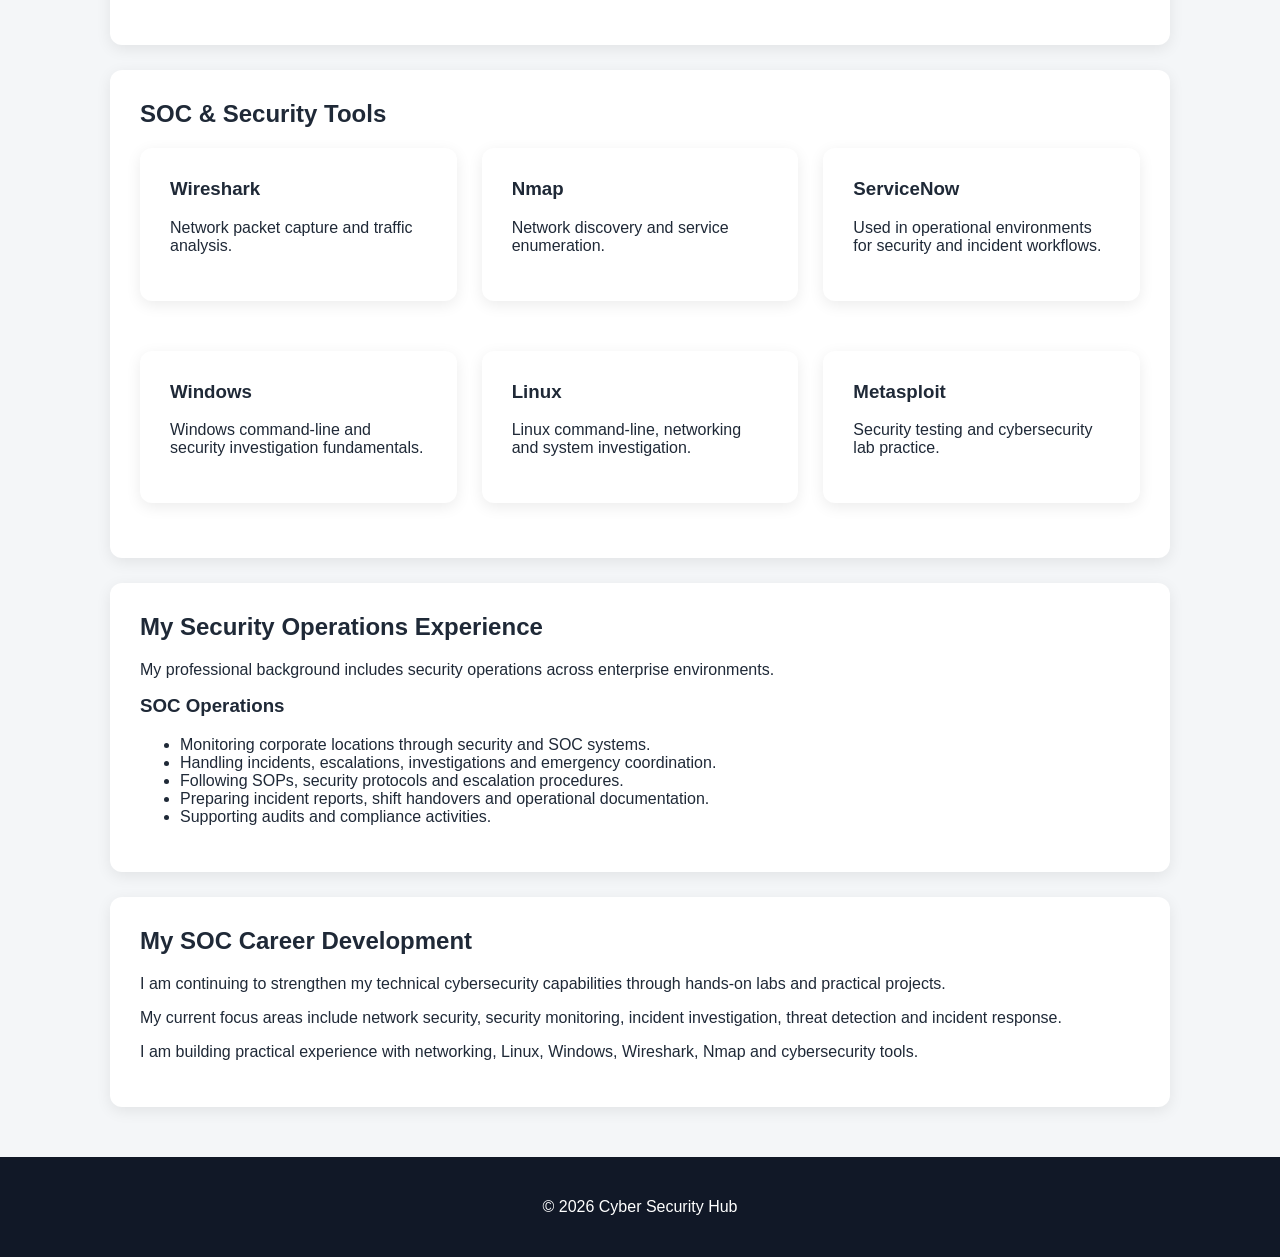
<file: SOC.html>
<!DOCTYPE html>
<html lang="en">

<head>
    <meta charset="UTF-8">
    <meta name="viewport" content="width=device-width, initial-scale=1.0">

    <title>SOC Analyst - Cyber Security Hub</title>

    <link rel="stylesheet" href="style.css">
</head>

<body>

    <nav>
        <a href="index.html">Home</a>
        <a href="networking.html">Networking</a>
        <a href="linux.html">Linux</a>
        <a href="SOC.html">SOC Analyst</a>
        <a href="tools.html">Tools</a>
        <a href="projects.html">Projects</a>
        <a href="about.html">About Me</a>
        <a href="resume.html">Resume</a>
    </nav>


    <header>

        <h1>SOC Analyst</h1>

        <p>
            Security Operations, monitoring and incident response
        </p>

    </header>


    <main>


        <!-- INTRODUCTION -->

        <div class="card">

            <h2>Security Operations Center (SOC)</h2>

            <p>
                A Security Operations Center monitors security
                events, investigates suspicious activity and
                coordinates responses to security incidents.
            </p>

            <p>
                My learning and professional experience are focused
                on security monitoring, incident handling,
                investigation and operational security.
            </p>

        </div>


        <!-- SOC WORKFLOW -->

        <div class="card">

            <h2>SOC Analyst Workflow</h2>

            <div class="topics">

                <div class="card">

                    <h3>1. Monitor</h3>

                    <p>
                        Monitor security systems, alerts,
                        events and operational activity.
                    </p>

                </div>


                <div class="card">

                    <h3>2. Triage</h3>

                    <p>
                        Review alerts and determine their
                        priority and potential impact.
                    </p>

                </div>


                <div class="card">

                    <h3>3. Investigate</h3>

                    <p>
                        Collect relevant information and
                        investigate suspicious activity.
                    </p>

                </div>


                <div class="card">

                    <h3>4. Escalate</h3>

                    <p>
                        Escalate incidents according to
                        established procedures and severity.
                    </p>

                </div>


                <div class="card">

                    <h3>5. Respond</h3>

                    <p>
                        Coordinate appropriate response
                        actions and follow security procedures.
                    </p>

                </div>


                <div class="card">

                    <h3>6. Document</h3>

                    <p>
                        Record incidents, actions,
                        findings and relevant information.
                    </p>

                </div>

            </div>

        </div>


        <!-- CORE SOC SKILLS -->

        <div class="card">

            <h2>Core SOC Skills</h2>

            <ul>

                <li>
                    Security Monitoring
                </li>

                <li>
                    Incident Response
                </li>

                <li>
                    Alert Triage
                </li>

                <li>
                    Escalation Management
                </li>

                <li>
                    Incident Investigation
                </li>

                <li>
                    Incident Reporting
                </li>

                <li>
                    Risk Assessment
                </li>

                <li>
                    Evidence Handling
                </li>

                <li>
                    SOP and Compliance Procedures
                </li>

            </ul>

        </div>


        <!-- NETWORK SECURITY -->

        <div class="card">

            <h2>Network Security</h2>

            <p>
                Networking knowledge is an important part of
                security operations and incident investigation.
            </p>

            <ul>

                <li>
                    TCP/IP
                </li>

                <li>
                    IP Addressing
                </li>

                <li>
                    DNS
                </li>

                <li>
                    DHCP
                </li>

                <li>
                    ARP
                </li>

                <li>
                    Network Traffic Analysis
                </li>

                <li>
                    Port and Service Identification
                </li>

            </ul>

        </div>


        <!-- TOOLS -->

        <div class="card">

            <h2>SOC & Security Tools</h2>

            <div class="topics">

                <div class="card">

                    <h3>Wireshark</h3>

                    <p>
                        Network packet capture and
                        traffic analysis.
                    </p>

                </div>


                <div class="card">

                    <h3>Nmap</h3>

                    <p>
                        Network discovery and
                        service enumeration.
                    </p>

                </div>


                <div class="card">

                    <h3>ServiceNow</h3>

                    <p>
                        Used in operational environments
                        for security and incident workflows.
                    </p>

                </div>


                <div class="card">

                    <h3>Windows</h3>

                    <p>
                        Windows command-line and
                        security investigation fundamentals.
                    </p>

                </div>


                <div class="card">

                    <h3>Linux</h3>

                    <p>
                        Linux command-line,
                        networking and system investigation.
                    </p>

                </div>


                <div class="card">

                    <h3>Metasploit</h3>

                    <p>
                        Security testing and cybersecurity
                        lab practice.
                    </p>

                </div>

            </div>

        </div>


        <!-- MY EXPERIENCE -->

        <div class="card">

            <h2>My Security Operations Experience</h2>

            <p>
                My professional background includes security
                operations across enterprise environments.
            </p>

            <h3>SOC Operations</h3>

            <ul>

                <li>
                    Monitoring corporate locations through
                    security and SOC systems.
                </li>

                <li>
                    Handling incidents, escalations,
                    investigations and emergency coordination.
                </li>

                <li>
                    Following SOPs, security protocols
                    and escalation procedures.
                </li>

                <li>
                    Preparing incident reports,
                    shift handovers and operational documentation.
                </li>

                <li>
                    Supporting audits and compliance activities.
                </li>

            </ul>

        </div>


        <!-- CAREER DEVELOPMENT -->

        <div class="card">

            <h2>My SOC Career Development</h2>

            <p>
                I am continuing to strengthen my technical
                cybersecurity capabilities through hands-on
                labs and practical projects.
            </p>

            <p>
                My current focus areas include network security,
                security monitoring, incident investigation,
                threat detection and incident response.
            </p>

            <p>
                I am building practical experience with
                networking, Linux, Windows, Wireshark,
                Nmap and cybersecurity tools.
            </p>

        </div>


    </main>


    <footer>

        <p>
            © 2026 Cyber Security Hub
        </p>

    </footer>


</body>

</html>
</file>
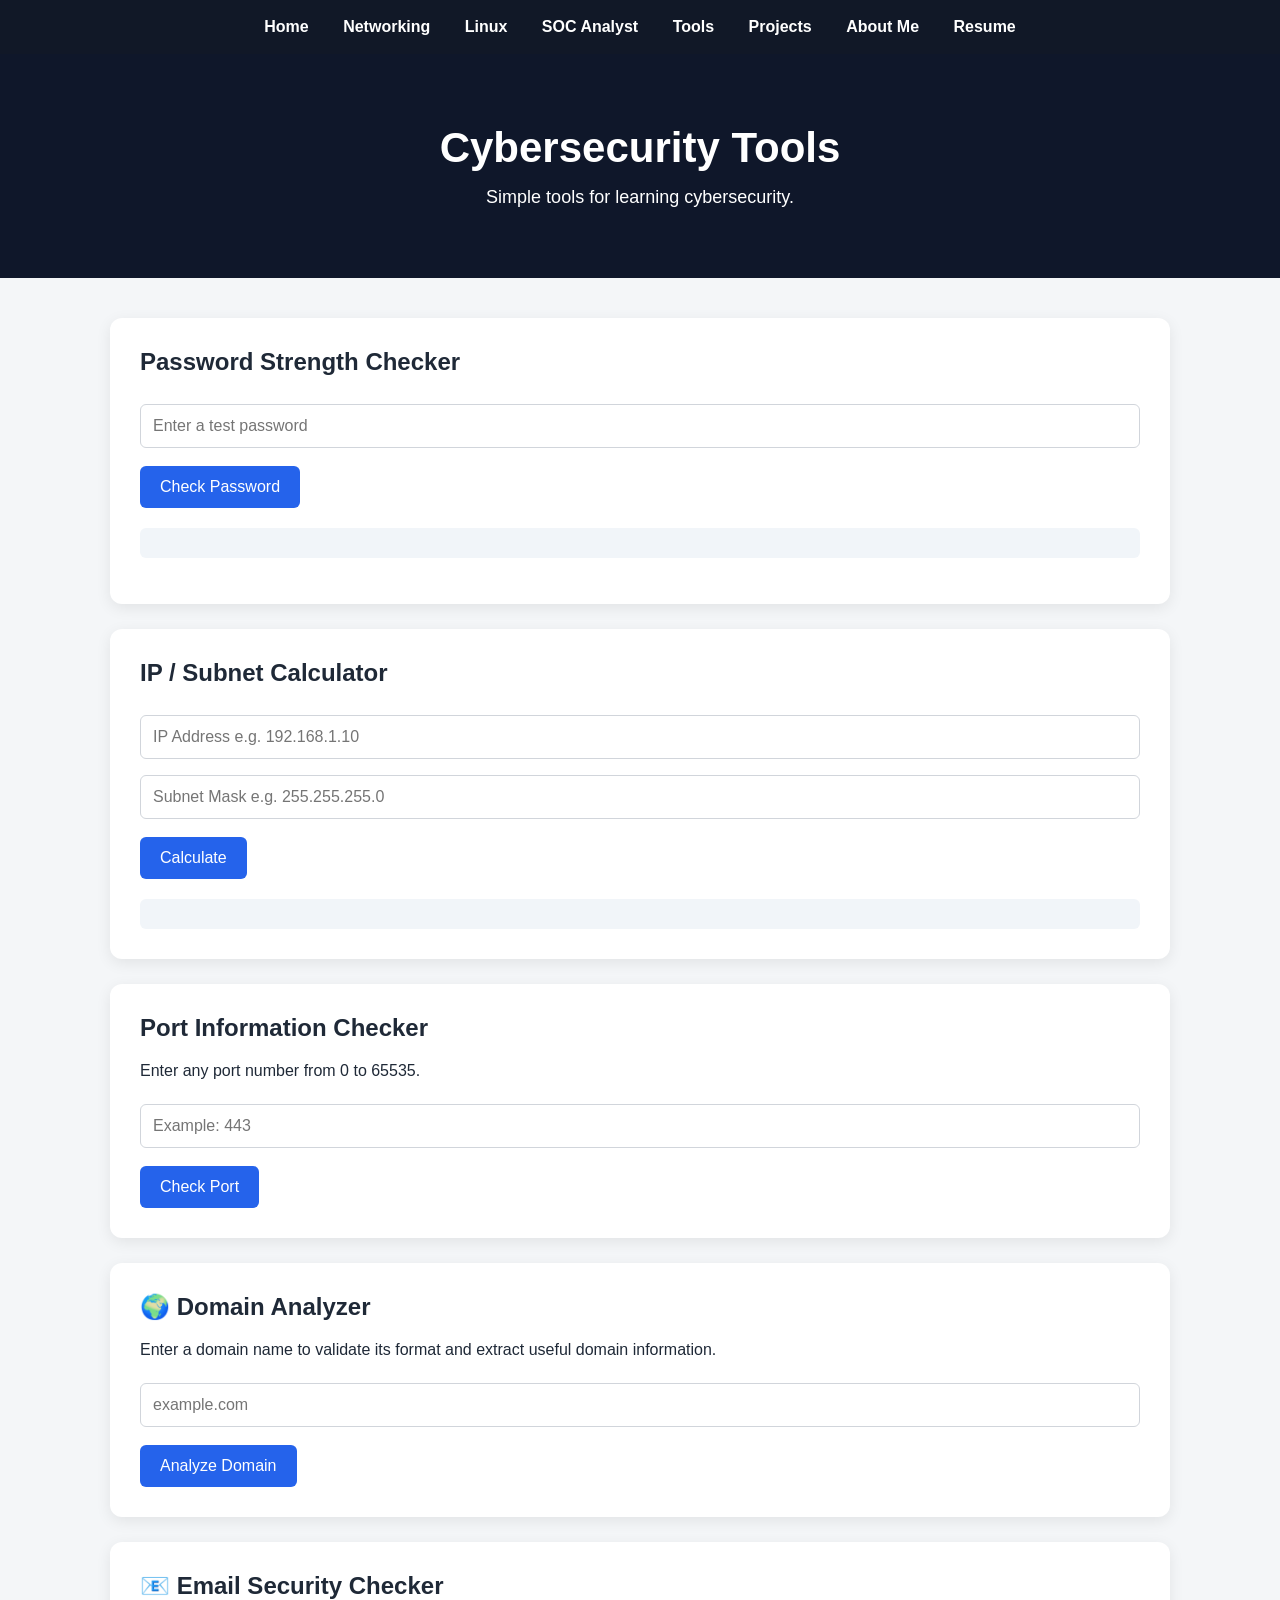
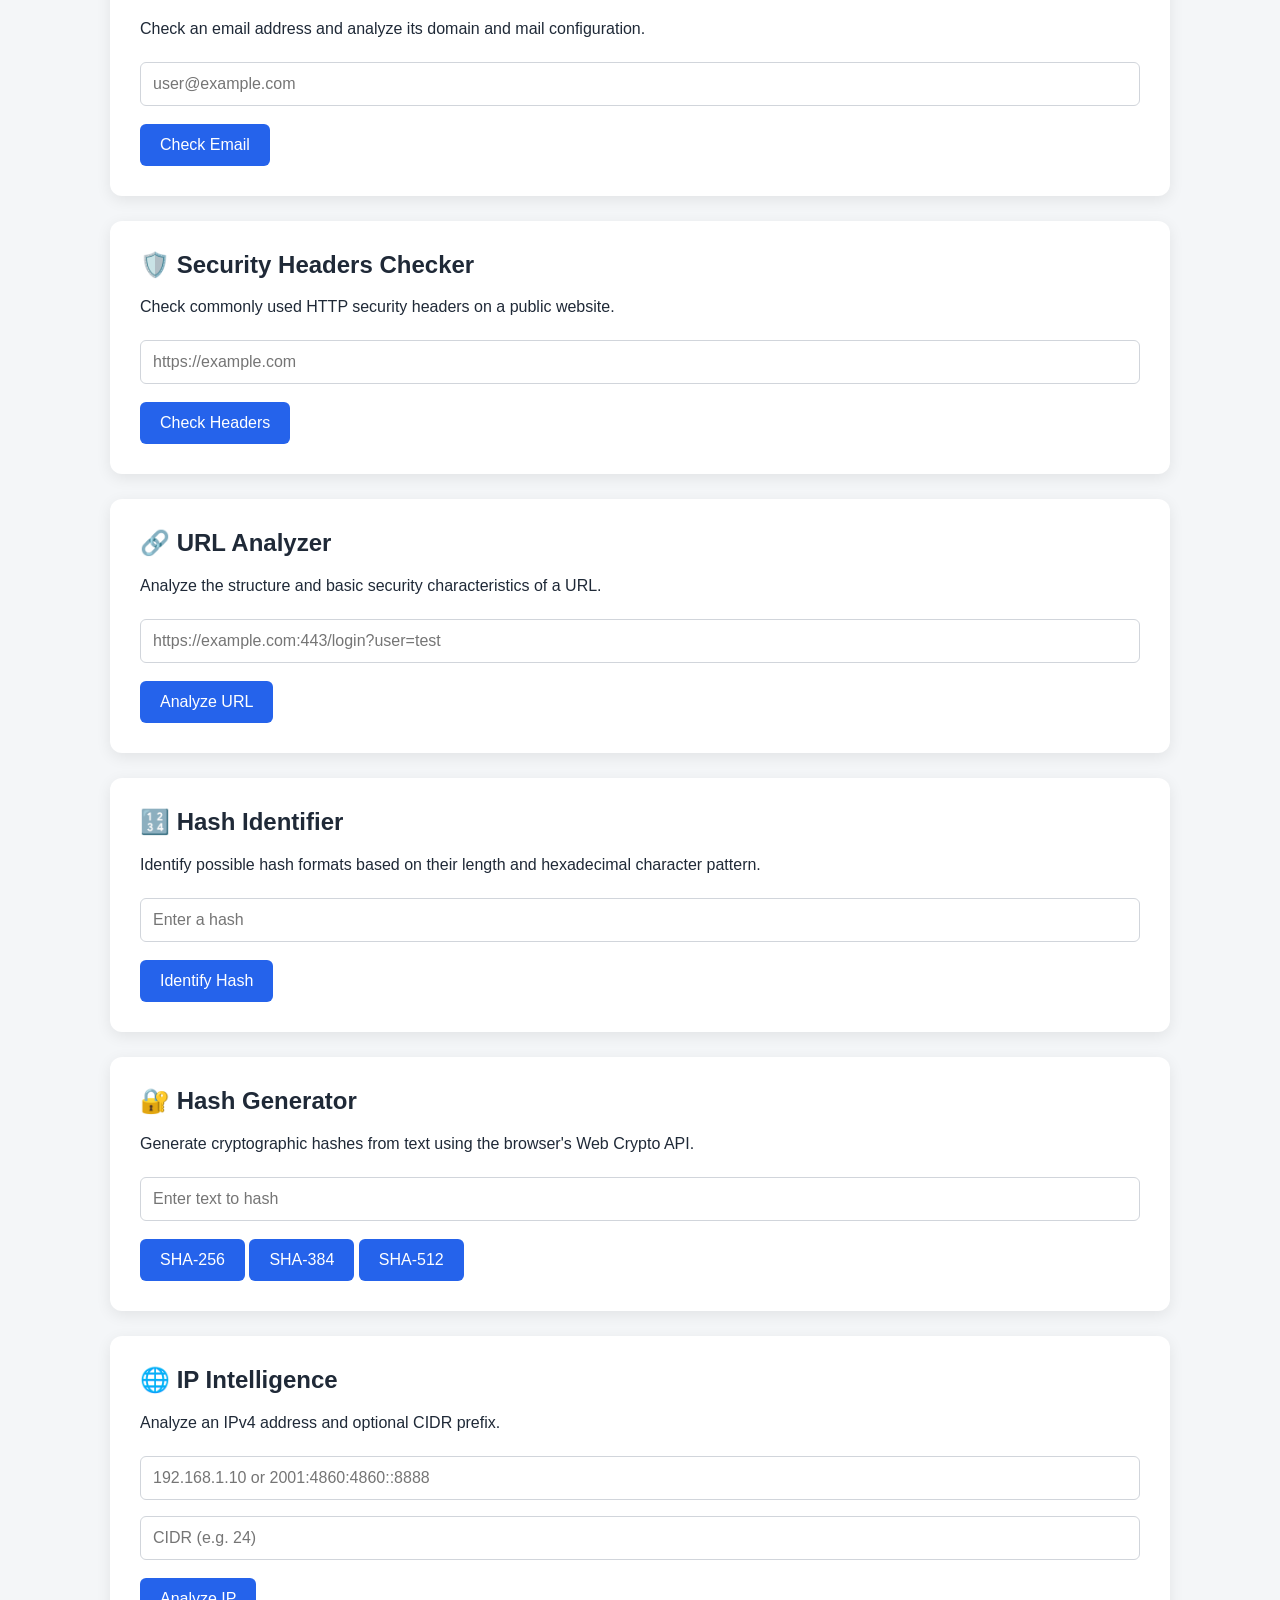
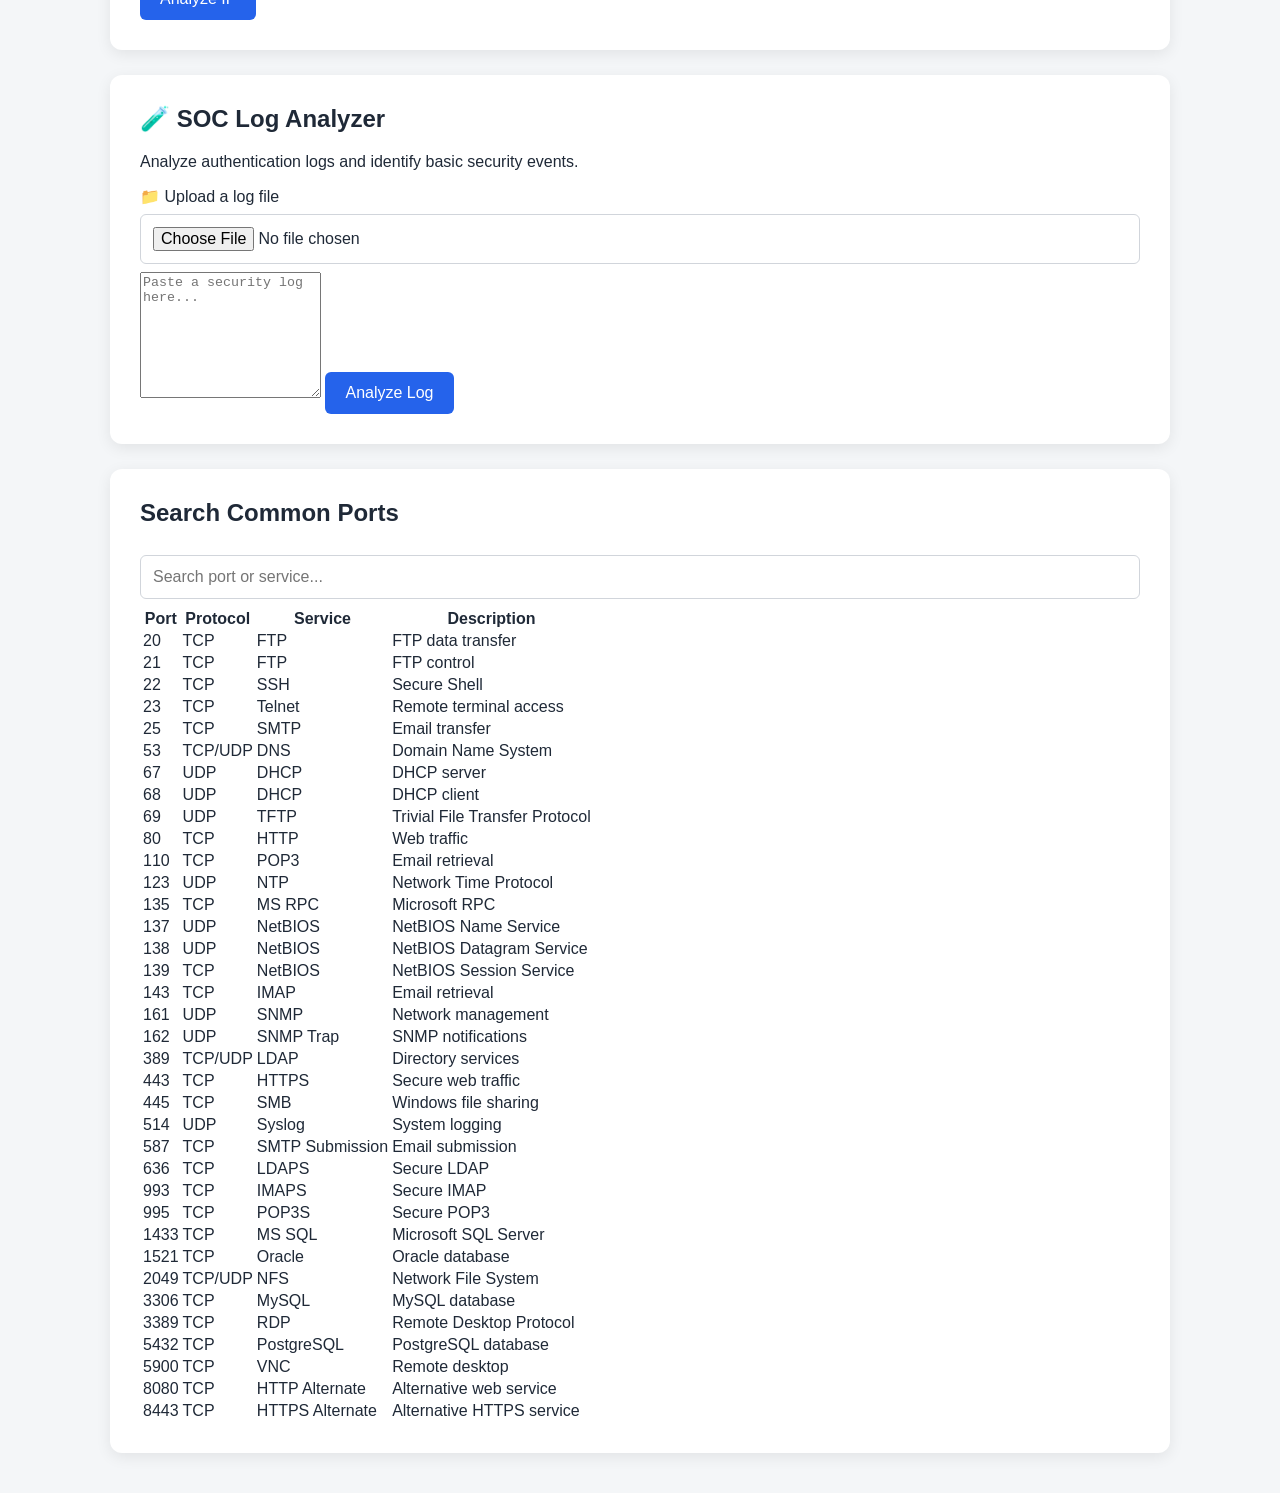
<file: tools.html>
<!DOCTYPE html>
<html lang="en">

<head>
    <meta charset="UTF-8">
    <meta name="viewport" content="width=device-width, initial-scale=1.0">

    <title>Cybersecurity Tools</title>

    <link rel="stylesheet" href="style.css">
</head>

<body>

    <!-- Navigation -->

    <nav>
        <a href="index.html">Home</a>
        <a href="networking.html">Networking</a>
        <a href="linux.html">Linux</a>
        <a href="soc.html">SOC Analyst</a>
        <a href="tools.html">Tools</a>
        <a href="projects.html">Projects</a>
        <a href="about.html">About Me</a>
        <a href="resume.html">Resume</a>
    </nav>


    <!-- Header -->

    <header>
        <h1>Cybersecurity Tools</h1>
        <p>Simple tools for learning cybersecurity.</p>
    </header>


    <main>


        <!-- ================================= -->
        <!-- PASSWORD STRENGTH CHECKER -->
        <!-- ================================= -->

        <div class="card">

            <h2>Password Strength Checker</h2>

            <input
                type="password"
                id="password"
                placeholder="Enter a test password"
            >

            <button onclick="checkPassword()">
                Check Password
            </button>

            <p id="result"></p>

        </div>


        <!-- ================================= -->
        <!-- IP / SUBNET CALCULATOR -->
        <!-- ================================= -->

        <div class="card">

            <h2>IP / Subnet Calculator</h2>

            <input
                type="text"
                id="ipAddress"
                placeholder="IP Address e.g. 192.168.1.10"
            >

            <input
                type="text"
                id="subnetMask"
                placeholder="Subnet Mask e.g. 255.255.255.0"
            >

            <button onclick="calculateSubnet()">
                Calculate
            </button>

            <div id="subnetResult"></div>

        </div>



        <!-- ================================= -->
        <!-- PORT INFORMATION CHECKER -->
        <!-- ================================= -->

        <div class="card">

            <h2>Port Information Checker</h2>

            <p>
                Enter any port number from 0 to 65535.
            </p>

            <input
                type="number"
                id="portNumber"
                min="0"
                max="65535"
                placeholder="Example: 443"
            >

            <button onclick="checkPort()">
                Check Port
            </button>

            <div id="portResult"></div>

        </div>

        <!-- DOMAIN ANALYZER -->

<div class="card">

    <h2>🌍 Domain Analyzer</h2>

    <p>
        Enter a domain name to validate its format and
        extract useful domain information.
    </p>

    <input
        type="text"
        id="domainInput"
        placeholder="example.com"
    >

    <button onclick="analyzeDomain()">
        Analyze Domain
    </button>

    <div id="domainResult"></div>

</div>

<!-- EMAIL SECURITY CHECKER -->

<div class="card">

    <h2>📧 Email Security Checker</h2>

    <p>
        Check an email address and analyze its domain
        and mail configuration.
    </p>

    <input
        type="email"
        id="emailInput"
        placeholder="user@example.com"
    >

    <button type="button" onclick="checkEmailSecurity()">
        Check Email
    </button>

    <div id="emailResult"></div>

</div>

<!-- SECURITY HEADERS CHECKER -->

<div class="card">

    <h2>🛡️ Security Headers Checker</h2>

    <p>
        Check commonly used HTTP security headers
        on a public website.
    </p>

    <input
        type="url"
        id="urlInput"
        placeholder="https://example.com"
    >

    <button type="button" onclick="checkSecurityHeaders()">
        Check Headers
    </button>

    <div id="headersResult"></div>

</div>
<!-- URL ANALYZER -->

<div class="card">

    <h2>🔗 URL Analyzer</h2>

    <p>
        Analyze the structure and basic security characteristics
        of a URL.
    </p>

    <input
        type="text"
        id="urlAnalyzerInput"
        placeholder="https://example.com:443/login?user=test"
    >

    <button type="button" onclick="analyzeURL()">
        Analyze URL
    </button>

    <div id="urlAnalyzerResult"></div>

</div>

<!-- HASH IDENTIFIER -->

<div class="card">

    <h2>🔢 Hash Identifier</h2>

    <p>
        Identify possible hash formats based on their
        length and hexadecimal character pattern.
    </p>

    <input
        type="text"
        id="hashInput"
        placeholder="Enter a hash"
    >

    <button type="button" onclick="identifyHash()">
        Identify Hash
    </button>

    <div id="hashResult"></div>

</div>


<!-- HASH GENERATOR -->

<div class="card">

    <h2>🔐 Hash Generator</h2>

    <p>
        Generate cryptographic hashes from text using
        the browser's Web Crypto API.
    </p>

    <input
        type="text"
        id="hashTextInput"
        placeholder="Enter text to hash"
    >

    <button type="button" onclick="generateHash('SHA-256')">
        SHA-256
    </button>

    <button type="button" onclick="generateHash('SHA-384')">
        SHA-384
    </button>

    <button type="button" onclick="generateHash('SHA-512')">
        SHA-512
    </button>

    <div id="hashGenerateResult"></div>

</div>

<!-- IP INTELLIGENCE -->

<div class="card">

    <h2>🌐 IP Intelligence</h2>

    <p>
        Analyze an IPv4 address and optional CIDR prefix.
    </p>

    <input
        type="text"
        id="ipInput"
        placeholder="192.168.1.10 or 2001:4860:4860::8888"
    >

    <input
        type="number"
        id="cidrInput"
        placeholder="CIDR (e.g. 24)"
        min="0"
        max="32"
    >

    <button type="button" onclick="analyzeIP()">
        Analyze IP
    </button>

    <div id="ipResult"></div>

</div>

<!-- SOC LOG ANALYZER -->

<div class="card">

    <h2>🧪 SOC Log Analyzer</h2>

    <p>
        Analyze authentication logs and identify
        basic security events.
    </p>

    <label for="logFile">
    📁 Upload a log file
    </label>

<input
    type="file"
    id="logFile"
    accept=".log,.txt"
    onchange="loadLogFile()"
>

    <textarea
        id="logInput"
        rows="8"
        placeholder="Paste a security log here..."
    ></textarea>

    <button type="button" onclick="analyzeLog()">
        Analyze Log
    </button>

    <div id="logResult"></div>
    <div id="socDashboard"></div>

</div>


        <!-- ================================= -->
        <!-- PORT SEARCH -->
        <!-- ================================= -->

        <div class="card">

            <h2>Search Common Ports</h2>

            <input
                type="text"
                id="portSearch"
                placeholder="Search port or service..."
                onkeyup="searchPorts()"
            >

            <table id="portTable">

                <thead>

                    <tr>
                        <th>Port</th>
                        <th>Protocol</th>
                        <th>Service</th>
                        <th>Description</th>
                    </tr>

                </thead>


                <tbody>

                    <tr>
                        <td>20</td>
                        <td>TCP</td>
                        <td>FTP</td>
                        <td>FTP data transfer</td>
                    </tr>

                    <tr>
                        <td>21</td>
                        <td>TCP</td>
                        <td>FTP</td>
                        <td>FTP control</td>
                    </tr>

                    <tr>
                        <td>22</td>
                        <td>TCP</td>
                        <td>SSH</td>
                        <td>Secure Shell</td>
                    </tr>

                    <tr>
                        <td>23</td>
                        <td>TCP</td>
                        <td>Telnet</td>
                        <td>Remote terminal access</td>
                    </tr>

                    <tr>
                        <td>25</td>
                        <td>TCP</td>
                        <td>SMTP</td>
                        <td>Email transfer</td>
                    </tr>

                    <tr>
                        <td>53</td>
                        <td>TCP/UDP</td>
                        <td>DNS</td>
                        <td>Domain Name System</td>
                    </tr>

                    <tr>
                        <td>67</td>
                        <td>UDP</td>
                        <td>DHCP</td>
                        <td>DHCP server</td>
                    </tr>

                    <tr>
                        <td>68</td>
                        <td>UDP</td>
                        <td>DHCP</td>
                        <td>DHCP client</td>
                    </tr>

                    <tr>
                        <td>69</td>
                        <td>UDP</td>
                        <td>TFTP</td>
                        <td>Trivial File Transfer Protocol</td>
                    </tr>

                    <tr>
                        <td>80</td>
                        <td>TCP</td>
                        <td>HTTP</td>
                        <td>Web traffic</td>
                    </tr>

                    <tr>
                        <td>110</td>
                        <td>TCP</td>
                        <td>POP3</td>
                        <td>Email retrieval</td>
                    </tr>

                    <tr>
                        <td>123</td>
                        <td>UDP</td>
                        <td>NTP</td>
                        <td>Network Time Protocol</td>
                    </tr>

                    <tr>
                        <td>135</td>
                        <td>TCP</td>
                        <td>MS RPC</td>
                        <td>Microsoft RPC</td>
                    </tr>

                    <tr>
                        <td>137</td>
                        <td>UDP</td>
                        <td>NetBIOS</td>
                        <td>NetBIOS Name Service</td>
                    </tr>

                    <tr>
                        <td>138</td>
                        <td>UDP</td>
                        <td>NetBIOS</td>
                        <td>NetBIOS Datagram Service</td>
                    </tr>

                    <tr>
                        <td>139</td>
                        <td>TCP</td>
                        <td>NetBIOS</td>
                        <td>NetBIOS Session Service</td>
                    </tr>

                    <tr>
                        <td>143</td>
                        <td>TCP</td>
                        <td>IMAP</td>
                        <td>Email retrieval</td>
                    </tr>

                    <tr>
                        <td>161</td>
                        <td>UDP</td>
                        <td>SNMP</td>
                        <td>Network management</td>
                    </tr>

                    <tr>
                        <td>162</td>
                        <td>UDP</td>
                        <td>SNMP Trap</td>
                        <td>SNMP notifications</td>
                    </tr>

                    <tr>
                        <td>389</td>
                        <td>TCP/UDP</td>
                        <td>LDAP</td>
                        <td>Directory services</td>
                    </tr>

                    <tr>
                        <td>443</td>
                        <td>TCP</td>
                        <td>HTTPS</td>
                        <td>Secure web traffic</td>
                    </tr>

                    <tr>
                        <td>445</td>
                        <td>TCP</td>
                        <td>SMB</td>
                        <td>Windows file sharing</td>
                    </tr>

                    <tr>
                        <td>514</td>
                        <td>UDP</td>
                        <td>Syslog</td>
                        <td>System logging</td>
                    </tr>

                    <tr>
                        <td>587</td>
                        <td>TCP</td>
                        <td>SMTP Submission</td>
                        <td>Email submission</td>
                    </tr>

                    <tr>
                        <td>636</td>
                        <td>TCP</td>
                        <td>LDAPS</td>
                        <td>Secure LDAP</td>
                    </tr>

                    <tr>
                        <td>993</td>
                        <td>TCP</td>
                        <td>IMAPS</td>
                        <td>Secure IMAP</td>
                    </tr>

                    <tr>
                        <td>995</td>
                        <td>TCP</td>
                        <td>POP3S</td>
                        <td>Secure POP3</td>
                    </tr>

                    <tr>
                        <td>1433</td>
                        <td>TCP</td>
                        <td>MS SQL</td>
                        <td>Microsoft SQL Server</td>
                    </tr>

                    <tr>
                        <td>1521</td>
                        <td>TCP</td>
                        <td>Oracle</td>
                        <td>Oracle database</td>
                    </tr>

                    <tr>
                        <td>2049</td>
                        <td>TCP/UDP</td>
                        <td>NFS</td>
                        <td>Network File System</td>
                    </tr>

                    <tr>
                        <td>3306</td>
                        <td>TCP</td>
                        <td>MySQL</td>
                        <td>MySQL database</td>
                    </tr>

                    <tr>
                        <td>3389</td>
                        <td>TCP</td>
                        <td>RDP</td>
                        <td>Remote Desktop Protocol</td>
                    </tr>

                    <tr>
                        <td>5432</td>
                        <td>TCP</td>
                        <td>PostgreSQL</td>
                        <td>PostgreSQL database</td>
                    </tr>

                    <tr>
                        <td>5900</td>
                        <td>TCP</td>
                        <td>VNC</td>
                        <td>Remote desktop</td>
                    </tr>

                    <tr>
                        <td>8080</td>
                        <td>TCP</td>
                        <td>HTTP Alternate</td>
                        <td>Alternative web service</td>
                    </tr>

                    <tr>
                        <td>8443</td>
                        <td>TCP</td>
                        <td>HTTPS Alternate</td>
                        <td>Alternative HTTPS service</td>
                    </tr>

                </tbody>

            </table>

        </div>

    </main>



    <!-- ================================= -->
    <!-- JAVASCRIPT -->
    <!-- ================================= -->

    <script>


        // =========================
        // PASSWORD CHECKER
        // =========================

        function checkPassword() {

            let password =
                document.getElementById("password").value;

            let result =
                document.getElementById("result");

            let score = 0;


            if (password.length >= 8) {
                score++;
            }


            if (/[A-Z]/.test(password)) {
                score++;
            }


            if (/[a-z]/.test(password)) {
                score++;
            }


            if (/[0-9]/.test(password)) {
                score++;
            }


            if (/[^A-Za-z0-9]/.test(password)) {
                score++;
            }


            if (password.length === 0) {

                result.textContent =
                    "Please enter a password.";

            }

            else if (score <= 2) {

                result.textContent =
                    "Password strength: Weak";

            }

            else if (score <= 4) {

                result.textContent =
                    "Password strength: Medium";

            }

            else {

                result.textContent =
                    "Password strength: Strong";

            }

        }



        // =========================
        // SUBNET CALCULATOR
        // =========================

        function calculateSubnet() {

            let ip =
                document.getElementById("ipAddress").value;

            let mask =
                document.getElementById("subnetMask").value;

            let result =
                document.getElementById("subnetResult");


            let ipParts = ip.split(".");
            let maskParts = mask.split(".");


            if (
                ipParts.length !== 4 ||
                maskParts.length !== 4
            ) {

                result.innerHTML =
                    updateSOCDashboard();
                    "<p>Please enter a valid IP address and subnet mask.</p>";

                return;

            }


            let network = [];
            let broadcast = [];


            for (let i = 0; i < 4; i++) {

                let ipNumber =
                    parseInt(ipParts[i]);

                let maskNumber =
                    parseInt(maskParts[i]);


                network[i] =
                    ipNumber & maskNumber;


                broadcast[i] =
                    network[i] |
                    (255 - maskNumber);

            }


            result.innerHTML =

                "<p><strong>Network Address:</strong> "
                + network.join(".")
                + "</p>"

                +

                "<p><strong>Broadcast Address:</strong> "
                + broadcast.join(".")
                + "</p>";

        }



        // =========================
        // PORT DATABASE
        // =========================

        const portDatabase = {

            20: ["TCP", "FTP Data", "FTP data transfer"],
            21: ["TCP", "FTP", "File Transfer Protocol"],
            22: ["TCP", "SSH", "Secure Shell"],
            23: ["TCP", "Telnet", "Remote terminal access"],
            25: ["TCP", "SMTP", "Email transfer"],
            53: ["TCP/UDP", "DNS", "Domain Name System"],
            67: ["UDP", "DHCP", "DHCP server"],
            68: ["UDP", "DHCP", "DHCP client"],
            69: ["UDP", "TFTP", "Trivial File Transfer Protocol"],
            80: ["TCP", "HTTP", "Web traffic"],
            110: ["TCP", "POP3", "Email retrieval"],
            123: ["UDP", "NTP", "Network Time Protocol"],
            135: ["TCP", "MS RPC", "Microsoft RPC"],
            137: ["UDP", "NetBIOS", "NetBIOS Name Service"],
            138: ["UDP", "NetBIOS", "NetBIOS Datagram Service"],
            139: ["TCP", "NetBIOS", "NetBIOS Session Service"],
            143: ["TCP", "IMAP", "Email retrieval"],
            161: ["UDP", "SNMP", "Network management"],
            162: ["UDP", "SNMP Trap", "SNMP notifications"],
            389: ["TCP/UDP", "LDAP", "Directory services"],
            443: ["TCP", "HTTPS", "Secure web traffic"],
            445: ["TCP", "SMB", "Windows file sharing"],
            465: ["TCP", "SMTPS", "SMTP over TLS"],
            514: ["UDP", "Syslog", "System logging"],
            587: ["TCP", "SMTP Submission", "Email submission"],
            636: ["TCP", "LDAPS", "Secure LDAP"],
            989: ["TCP", "FTPS Data", "FTP over TLS data"],
            990: ["TCP", "FTPS", "FTP over TLS"],
            993: ["TCP", "IMAPS", "Secure IMAP"],
            995: ["TCP", "POP3S", "Secure POP3"],
            1433: ["TCP", "MS SQL", "Microsoft SQL Server"],
            1521: ["TCP", "Oracle", "Oracle database"],
            1723: ["TCP", "PPTP", "Point-to-Point Tunneling Protocol"],
            1812: ["UDP", "RADIUS", "Authentication"],
            1813: ["UDP", "RADIUS", "Accounting"],
            2049: ["TCP/UDP", "NFS", "Network File System"],
            3128: ["TCP", "Proxy", "Common proxy service"],
            3306: ["TCP", "MySQL", "MySQL database"],
            3389: ["TCP", "RDP", "Remote Desktop Protocol"],
            5060: ["UDP/TCP", "SIP", "Session Initiation Protocol"],
            5061: ["TCP", "SIPS", "Secure SIP"],
            5432: ["TCP", "PostgreSQL", "PostgreSQL database"],
            5900: ["TCP", "VNC", "Remote desktop"],
            6379: ["TCP", "Redis", "Redis database"],
            8080: ["TCP", "HTTP Alternate", "Alternative HTTP service"],
            8443: ["TCP", "HTTPS Alternate", "Alternative HTTPS service"],
            9200: ["TCP", "Elasticsearch", "Elasticsearch service"],
            27017: ["TCP", "MongoDB", "MongoDB database"]

        };



        // =========================
        // PORT CHECKER
        // =========================

        function checkPort() {

            let input =
                document.getElementById("portNumber").value;

            let result =
                document.getElementById("portResult");


            if (input === "") {

                result.innerHTML =
                    "<p>Please enter a port number.</p>";

                return;

            }


            let port =
                Number(input);


            if (
                !Number.isInteger(port) ||
                port < 0 ||
                port > 65535
            ) {

                result.innerHTML =
                    "<p>Please enter a valid port between 0 and 65535.</p>";

                return;

            }


            if (portDatabase[port]) {

                let info =
                    portDatabase[port];


                result.innerHTML =

                    "<p><strong>Port:</strong> "
                    + port
                    + "</p>"

                    +

                    "<p><strong>Protocol:</strong> "
                    + info[0]
                    + "</p>"

                    +

                    "<p><strong>Service:</strong> "
                    + info[1]
                    + "</p>"

                    +

                    "<p><strong>Description:</strong> "
                    + info[2]
                    + "</p>";

            }

            else {

                result.innerHTML =

                    "<p><strong>Port:</strong> "
                    + port
                    + "</p>"

                    +

                    "<p>No service is listed in this website's common-port database.</p>"

                    +

                    "<p>This does NOT mean the port is unused or closed.</p>";

            }

        }



        // =========================
        // SEARCH PORT TABLE
        // =========================

        function searchPorts() {

            let input =
                document
                    .getElementById("portSearch")
                    .value
                    .toLowerCase();


            let rows =
                document.querySelectorAll(
                    "#portTable tbody tr"
                );


            rows.forEach(function(row) {

                let text =
                    row.textContent.toLowerCase();


                if (text.includes(input)) {

                    row.style.display = "";

                }

                else {

                    row.style.display = "none";

                }

            });

        }


    </script>

    </script>

<script src="script.js"></script>

</body>

</html>
</file>
<file: style.css>
* {
    box-sizing: border-box;
}

body {
    margin: 0;
    font-family: Arial, sans-serif;
    background: #f4f6f8;
    color: #1f2937;
}

/* Navigation */

nav {
    background: #111827;
    padding: 18px;
    text-align: center;
}

nav a {
    color: white;
    text-decoration: none;
    margin: 0 15px;
    font-weight: bold;
}

nav a:hover {
    color: #38bdf8;
}

/* Header */

header {
    background: #0f172a;
    color: white;
    text-align: center;
    padding: 70px 20px;
}

header h1 {
    font-size: 42px;
    margin: 0 0 15px;
}

header p {
    font-size: 18px;
    margin: 0;
}

/* Main */

main {
    max-width: 1100px;
    margin: 40px auto;
    padding: 0 20px;
}

/* Cards */

.topics {
    display: grid;
    grid-template-columns: repeat(3, 1fr);
    gap: 25px;
}

.card {
    background: white;
    padding: 30px;
    margin-bottom: 25px;
    border-radius: 12px;
    box-shadow: 0 4px 15px rgba(0, 0, 0, 0.08);
}

.card h2 {
    margin-top: 0;
}

.card h3 {
    margin-top: 0;
}

/* Inputs */

input {
    width: 100%;
    padding: 12px;
    margin: 8px 0;
    border: 1px solid #d1d5db;
    border-radius: 6px;
    font-size: 16px;
}

/* Buttons */

button {
    padding: 12px 20px;
    margin-top: 10px;
    border: none;
    border-radius: 6px;
    background: #2563eb;
    color: white;
    font-size: 16px;
    cursor: pointer;
}

button:hover {
    background: #1d4ed8;
}

/* Results */

#result,
#subnetResult {
    margin-top: 20px;
    padding: 15px;
    background: #f1f5f9;
    border-radius: 6px;
    font-weight: bold;
}

/* Footer */

footer {
    background: #111827;
    color: white;
    text-align: center;
    padding: 25px;
    margin-top: 50px;
}

/* Mobile */

@media (max-width: 700px) {

    .topics {
        grid-template-columns: 1fr;
    }

    nav a {
        display: block;
        margin: 10px;
    }

    header h1 {
        font-size: 32px;
    }
}
.project-image {
    margin-top: 20px;
}

.project-image img {
    width: 100%;
    max-width: 900px;
    display: block;
    margin: 0 auto;
    border-radius: 8px;
}

.project-image p {
    text-align: center;
    font-size: 14px;
    margin-top: 10px;
}
/* =========================
   MOBILE RESPONSIVE DESIGN
   ========================= */

@media (max-width: 600px) {

    body {
        width: 100%;
        overflow-x: hidden;
    }

    nav {
        display: flex;
        flex-wrap: wrap;
        justify-content: center;
        gap: 8px;
        padding: 10px;
    }

    nav a {
        font-size: 14px;
        padding: 6px 8px;
    }

    header {
        padding: 30px 15px;
    }

    header h1 {
        font-size: 32px;
    }

    header p {
        font-size: 16px;
    }

    main {
        width: 100%;
        padding: 15px;
        box-sizing: border-box;
    }

    .card {
        width: 100%;
        box-sizing: border-box;
        padding: 20px;
        margin-bottom: 20px;
    }

    .topics {
        display: block;
    }

    .topics .card {
        width: 100%;
    }

    input,
    button {
        max-width: 100%;
        box-sizing: border-box;
    }

    /* Make wide tables scroll instead of breaking the page */

    table {
        display: block;
        width: 100%;
        overflow-x: auto;
        white-space: nowrap;
    }

    th,
    td {
        padding: 8px;
    }

    pre {
        max-width: 100%;
        overflow-x: auto;
        box-sizing: border-box;
    }

    .project-image img {
        width: 100%;
        height: auto;
    }

}
/* =========================
   HERO BUTTONS
   ========================= */

.hero-buttons {
    display: flex;
    flex-wrap: wrap;
    gap: 12px;
    margin-top: 25px;
}

.button {
    display: inline-block;
    padding: 10px 18px;
    text-decoration: none;
    border-radius: 6px;
    font-weight: bold;
    background: #0f172a;
    color: white;
}

.button:hover {
    opacity: 0.85;
}
</file>
